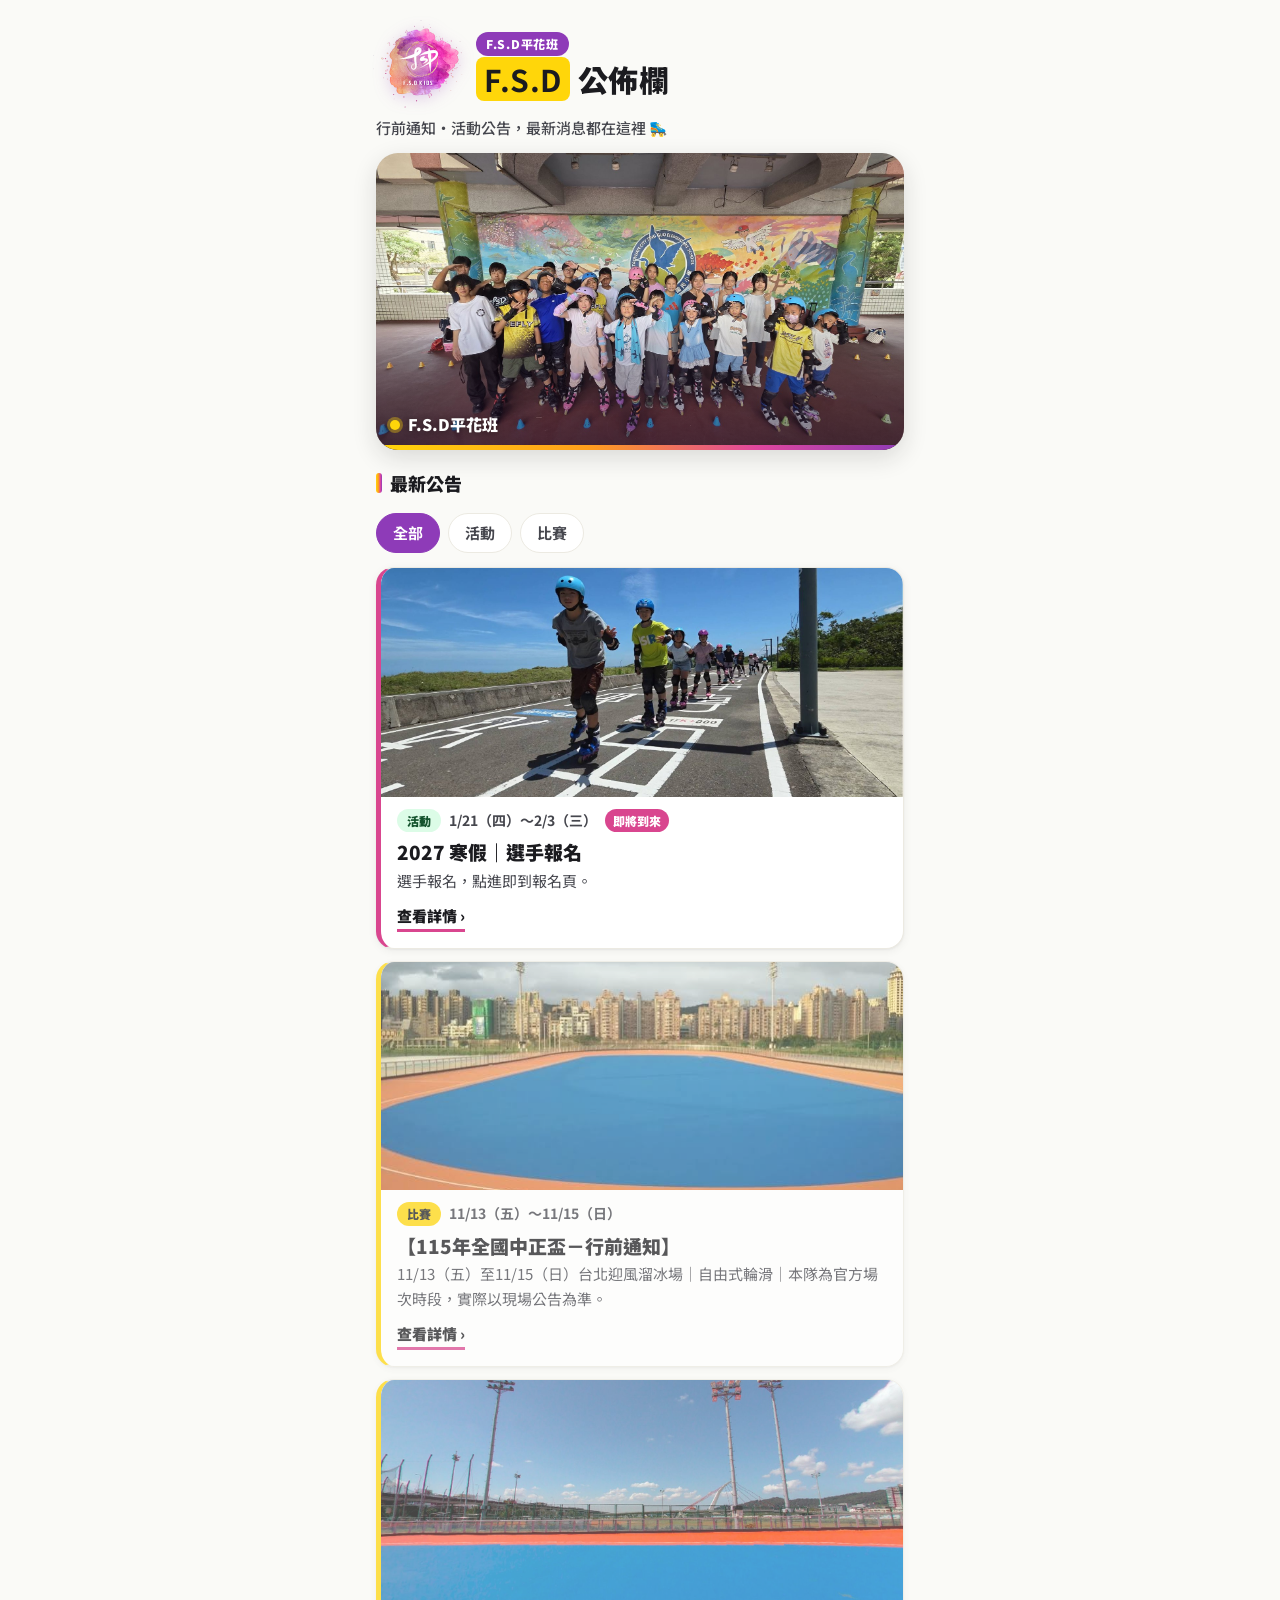
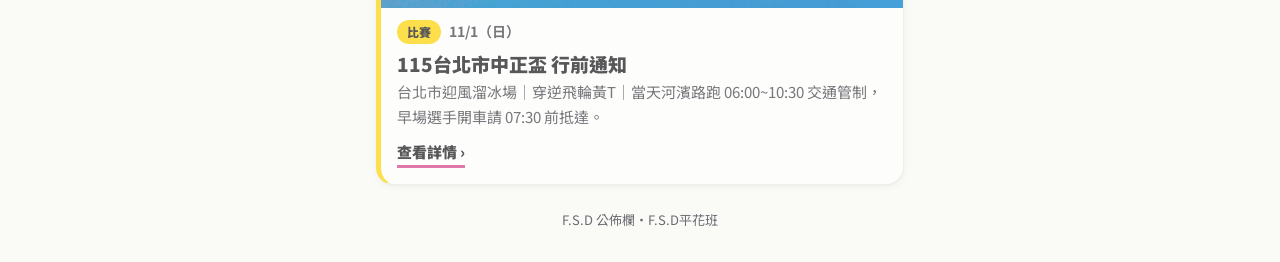
<file: index.html>
<!doctype html>
<html lang="zh-Hant-TW">
<head>
<meta charset="utf-8">
<meta name="viewport" content="width=device-width, initial-scale=1, viewport-fit=cover">
<title>F.S.D 公佈欄</title>
<meta name="description" content="F.S.D平花班 的行前通知與活動公告，最新消息都在這裡。">
<meta name="theme-color" content="#FFD60A">
<meta property="og:type" content="website">
<meta property="og:site_name" content="F.S.D 公佈欄">
<meta property="og:title" content="F.S.D 公佈欄">
<meta property="og:description" content="F.S.D平花班 的行前通知與活動公告，最新消息都在這裡。">
<meta property="og:locale" content="zh_TW">
<meta property="og:url" content="https://wayneking66.github.io/fsd-board/">
<link rel="preconnect" href="https://fonts.googleapis.com">
<link rel="preconnect" href="https://fonts.gstatic.com" crossorigin>
<link href="https://fonts.googleapis.com/css2?family=Noto+Sans+TC:wght@400;500;700;900&display=swap" rel="stylesheet">
<meta property="og:image" content="https://wayneking66.github.io/fsd-board/assets/og.jpg">
<meta property="og:image:width" content="1200">
<meta property="og:image:height" content="630">
<link rel="icon" href="favicon.ico" sizes="any">
<link rel="icon" type="image/png" sizes="32x32" href="assets/favicon-32.png">
<link rel="apple-touch-icon" href="assets/apple-touch-icon.png">
<link rel="stylesheet" href="assets/style.css">
</head>
<body style="padding-bottom:24px">
<main class="wrap">
  <header class="site-head">
    <img src="assets/logo-192.png" alt="F.S.D KIDS 標誌" width="96" height="96">
    <div><span class="team">F.S.D平花班</span><h1><b>F.S.D</b> 公佈欄</h1></div>
  </header>
  <p class="tagline">行前通知・活動公告，最新消息都在這裡 🛼</p>
  <figure class="photo" style="margin-left:0;margin-right:0">
    <img src="assets/team.jpg" alt="F.S.D平花班 團體照" width="1600" height="901">
    <figcaption><i></i>F.S.D平花班</figcaption><span class="bar"></span>
  </figure>
  <h2 class="sec-h">最新公告</h2>
  <nav class="filters" aria-label="分類篩選"><button type="button" data-f="" aria-pressed="true">全部</button><button type="button" data-f="活動" aria-pressed="false">活動</button><button type="button" data-f="比賽" aria-pressed="false">比賽</button></nav>
  <div class="list" id="list">
    <a class="item 活動 has-img" href="https://fsd-winter-2027.netlify.app" data-cat="活動" data-date="2027-01-21">
      <span class="thumb"><img src="assets/winter-fun-cover.jpg" alt="F.S.D 路溜" loading="lazy"></span>
      <div class="row"><span class="cat 活動">活動</span><time datetime="2027-01-21">1/21（四）～2/3（三）</time></div>
      <h2>2027 寒假｜選手報名</h2>
      <p>選手報名，點進即到報名頁。</p>
      <span class="more">查看詳情 ›</span>
    </a>
    <a class="item 比賽 has-img" href="notices/2026-11-13-national-zhongzheng.html" data-cat="比賽" data-date="2026-11-13">
      <span class="thumb"><img src="assets/venue-yingfeng-cat.jpg" alt="迎風河濱公園競速溜冰場" loading="lazy"></span>
      <div class="row"><span class="cat 比賽">比賽</span><time datetime="2026-11-13">11/13（五）～11/15（日）</time></div>
      <h2>【115年全國中正盃－行前通知】</h2>
      <p>11/13（五）至11/15（日）台北迎風溜冰場｜自由式輪滑｜本隊為官方場次時段，實際以現場公告為準。</p>
      <span class="more">查看詳情 ›</span>
    </a>
    <a class="item 比賽 has-img" href="notices/2026-11-01-zhongzheng-cup.html" data-cat="比賽" data-date="2026-11-01">
      <span class="thumb"><img src="assets/venue-yingfeng.jpg" alt="迎風溜冰場" loading="lazy"></span>
      <div class="row"><span class="cat 比賽">比賽</span><time datetime="2026-11-01">11/1（日）</time></div>
      <h2>115台北市中正盃 行前通知</h2>
      <p>台北市迎風溜冰場｜穿逆飛輪黃T｜當天河濱路跑 06:00~10:30 交通管制，早場選手開車請 07:30 前抵達。</p>
      <span class="more">查看詳情 ›</span>
    </a>
  </div>
  <p class="empty" id="empty" hidden>這個分類目前沒有公告</p>
  <footer>F.S.D 公佈欄・F.S.D平花班</footer>
</main>
<script>
(function(){
  var today=new Date(), t=today.getFullYear()+'-'+('0'+(today.getMonth()+1)).slice(-2)+'-'+('0'+today.getDate()).slice(-2);
  var items=[].slice.call(document.querySelectorAll('.item'));
  items.forEach(function(a){ var d=a.getAttribute('data-date');
    if(d<t) a.classList.add('past');
    else if(items.indexOf(a)===items.filter(function(x){return x.getAttribute('data-date')>=t}).length-1){
      var s=document.createElement('span'); s.className='new'; s.textContent='即將到來'; a.querySelector('.row').appendChild(s);}
  });
  var btns=[].slice.call(document.querySelectorAll('.filters button'));
  btns.forEach(function(b){ b.addEventListener('click',function(){
    var f=b.getAttribute('data-f'), n=0;
    btns.forEach(function(x){x.setAttribute('aria-pressed', x===b?'true':'false')});
    items.forEach(function(a){ var show=!f||a.getAttribute('data-cat')===f; a.hidden=!show; if(show)n++; });
    document.getElementById('empty').hidden=n>0;
  }); });
})();
</script>
</body>
</html>
</file>
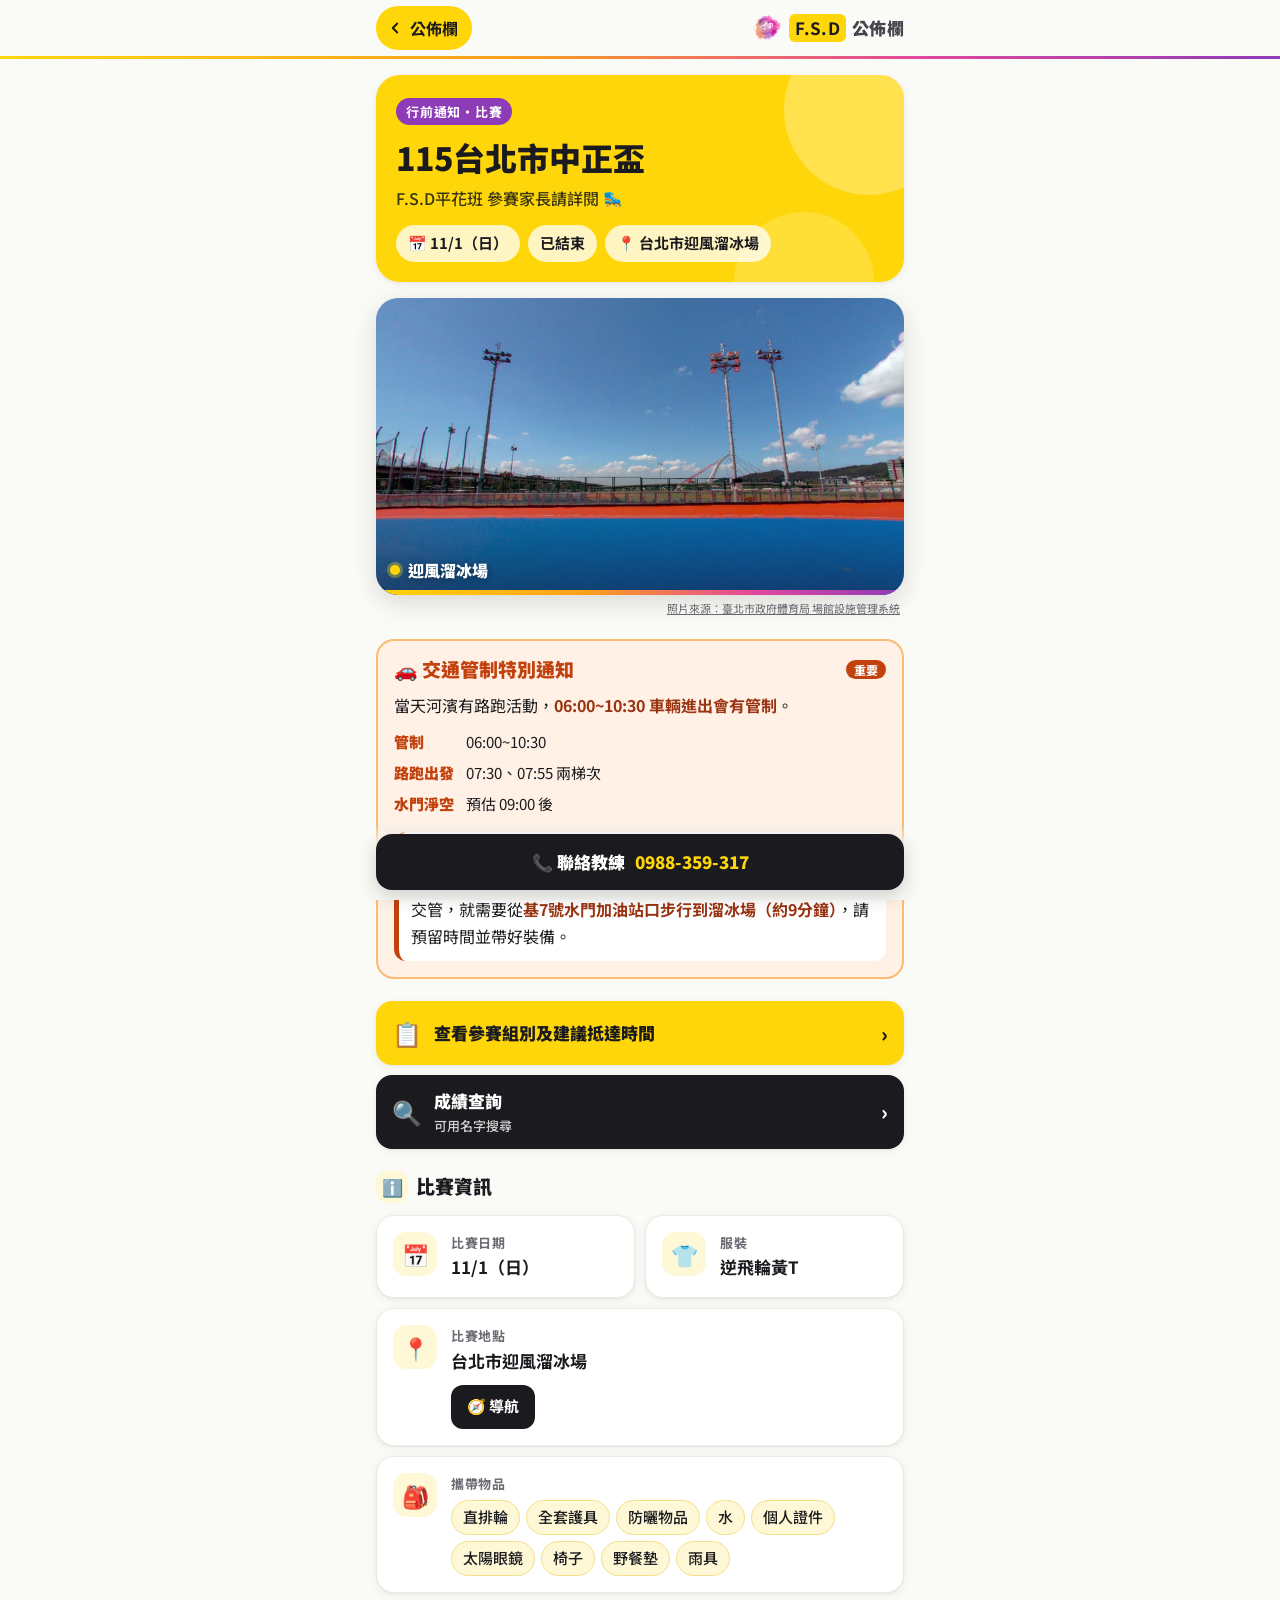
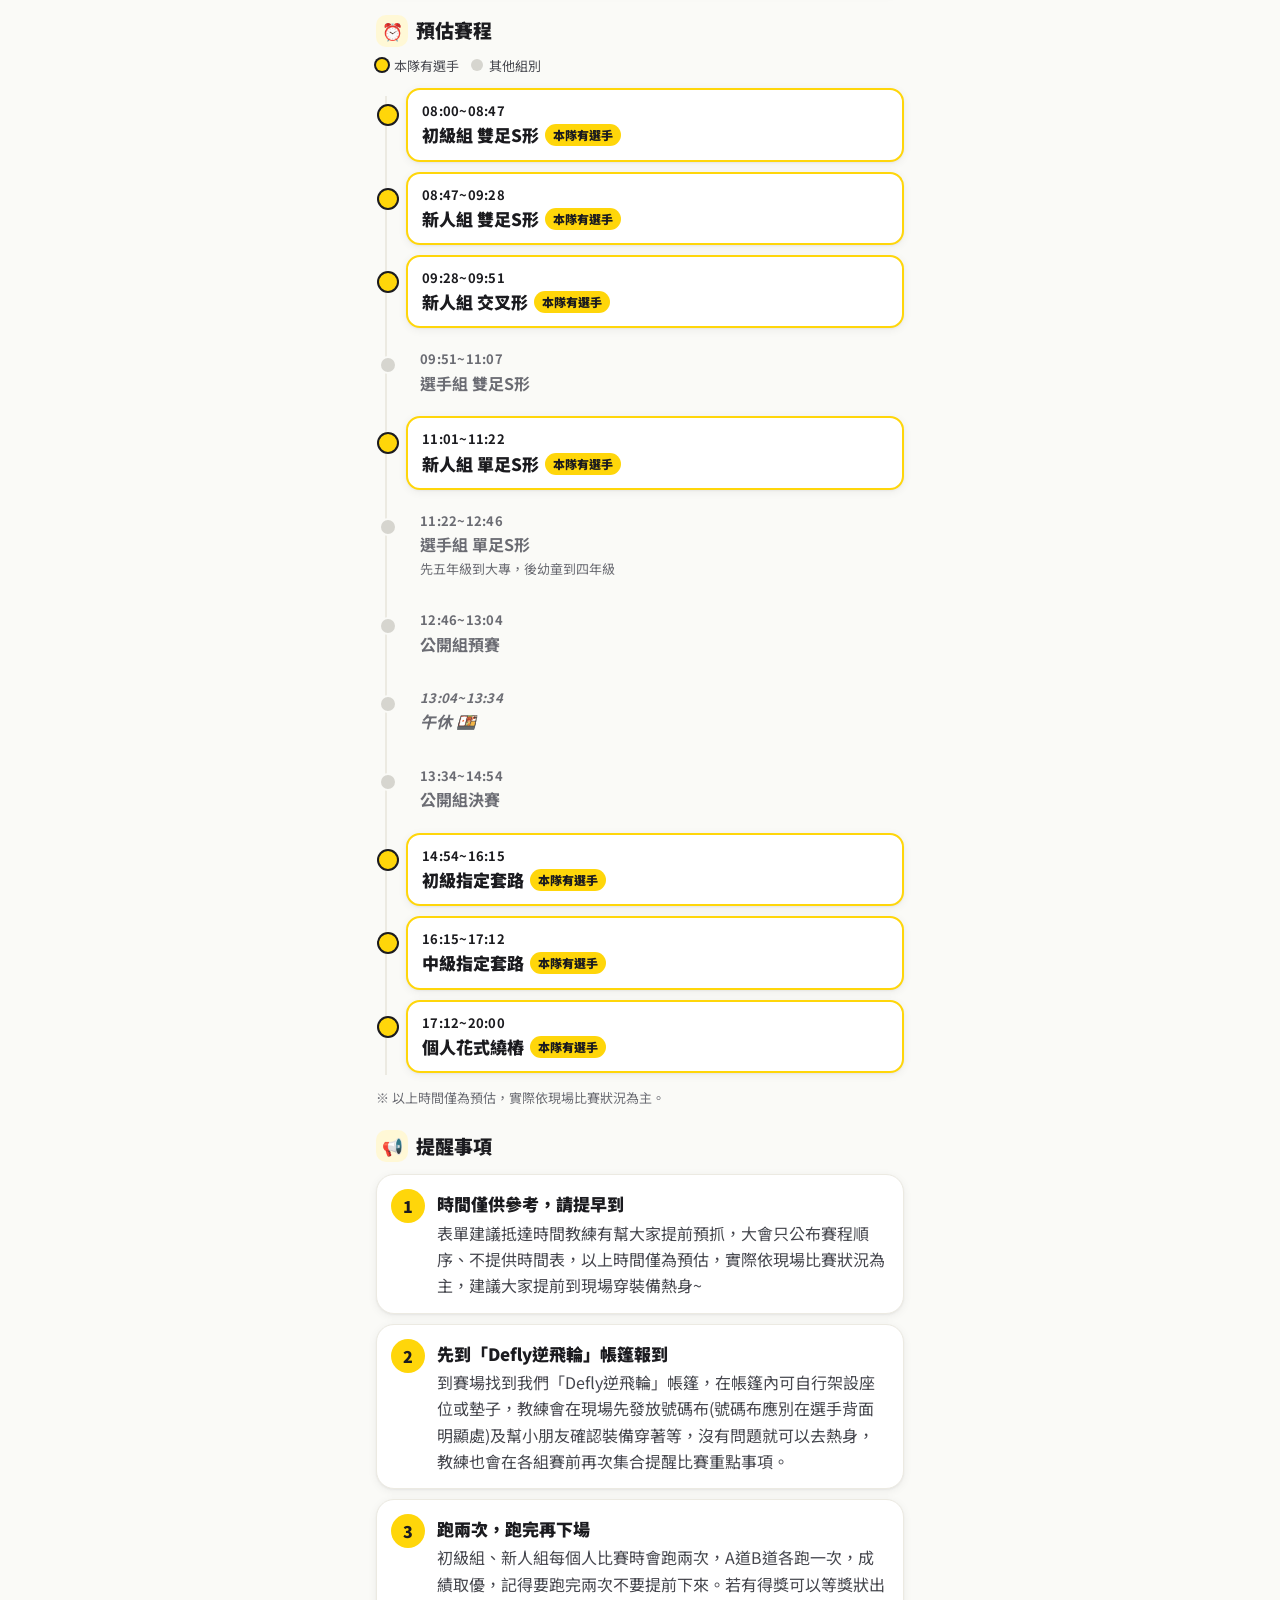
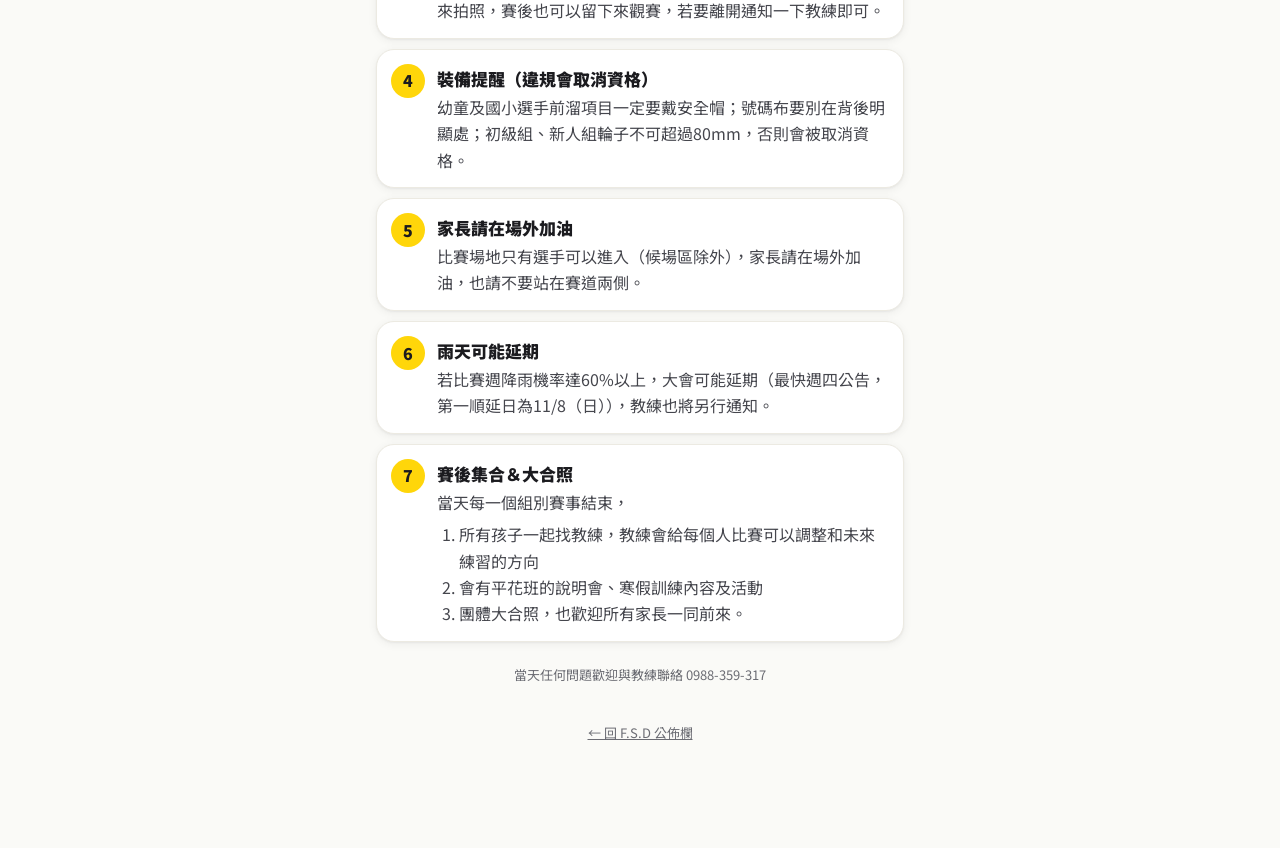
<file: notices/2026-11-01-zhongzheng-cup.html>
<!doctype html>
<html lang="zh-Hant-TW">
<head>
<meta charset="utf-8">
<meta name="viewport" content="width=device-width, initial-scale=1, viewport-fit=cover">
<title>115台北市中正盃 行前通知｜F.S.D 公佈欄</title>
<meta name="description" content="11/1（日）台北市迎風溜冰場｜穿逆飛輪黃T｜當天河濱路跑 06:00~10:30 交通管制，早場選手開車請 07:30 前抵達。">
<meta name="theme-color" content="#FFD60A">
<meta property="og:type" content="article">
<meta property="og:site_name" content="F.S.D 公佈欄">
<meta property="og:title" content="115台北市中正盃 行前通知">
<meta property="og:description" content="11/1（日）台北市迎風溜冰場｜穿逆飛輪黃T｜當天河濱路跑 06:00~10:30 交通管制，早場選手開車請 07:30 前抵達。">
<meta property="og:locale" content="zh_TW">
<meta property="og:url" content="https://wayneking66.github.io/fsd-board/notices/2026-11-01-zhongzheng-cup.html"><!--OG_ABS-->
<link rel="preconnect" href="https://fonts.googleapis.com">
<link rel="preconnect" href="https://fonts.gstatic.com" crossorigin>
<link href="https://fonts.googleapis.com/css2?family=Noto+Sans+TC:wght@400;500;700;900&display=swap" rel="stylesheet">
<meta property="og:image" content="https://wayneking66.github.io/fsd-board/assets/og.jpg">
<meta property="og:image:width" content="1200">
<meta property="og:image:height" content="630">
<link rel="icon" href="../favicon.ico" sizes="any">
<link rel="icon" type="image/png" sizes="32x32" href="../assets/favicon-32.png">
<link rel="apple-touch-icon" href="../assets/apple-touch-icon.png">
<link rel="stylesheet" href="../assets/style.css">
</head>
<body data-end="2026-11-01">
<header class="topbar"><div class="wrap">
  <a class="back" href="../index.html" aria-label="回公佈欄首頁"><svg viewBox="0 0 24 24" fill="none" stroke="currentColor" stroke-width="2.6" stroke-linecap="round" stroke-linejoin="round"><path d="M15 18l-6-6 6-6"/></svg>公佈欄</a>
  <span class="brand"><img src="../assets/logo-192.png" alt="" width="34" height="34"><b>F.S.D</b> 公佈欄</span>
</div></header>

<main class="wrap">
  <div class="hero">
    <span class="eyebrow">行前通知・比賽</span>
    <h1>115台北市中正盃</h1>
    <p class="sub">F.S.D平花班 參賽家長請詳閱 🛼</p>
    <div class="hero-meta">
      <span class="pill">📅 11/1（日）</span>
      <span class="pill">📍 台北市迎風溜冰場</span>
    </div>
  </div>
  <!--BANNER-->
  <figure class="photo venue"><img src="../assets/venue-yingfeng.jpg" alt="迎風溜冰場" width="1600" height="900"><figcaption><i></i>迎風溜冰場</figcaption><span class="bar"></span></figure>
  <p class="credit"><a href="https://vbs.sports.taipei/venues/?K=386" target="_blank" rel="noopener">照片來源：臺北市政府體育局 場館設施管理系統</a></p>
  <!--/BANNER-->

  <!-- 交通管制：最緊急，放最上面 -->
  <section class="warn" aria-labelledby="traffic">
    <h2 id="traffic">🚗 交通管制特別通知 <span class="tag">重要</span></h2>
    <p>當天河濱有路跑活動，<strong>06:00~10:30 車輛進出會有管制</strong>。</p>
    <dl class="kv">
      <dt>管制</dt><dd>06:00~10:30</dd>
      <dt>路跑出發</dt><dd>07:30、07:55 兩梯次</dd>
      <dt>水門淨空</dt><dd>預估 09:00 後</dd>
    </dl>
    <div class="hl">
      8:00~9:30有比賽的選手（<strong>初級組雙足S、新人組雙足S、新人組交叉</strong>），如要開車到溜冰場停車場，<strong>請務必在07:30前抵達</strong>；若遇到交管，就需要從<strong>基7號水門加油站口步行到溜冰場（約9分鐘）</strong>，請預留時間並帶好裝備。
    </div>
  </section>

  <section aria-labelledby="links">
    <h2 id="links" class="sr">重要連結</h2>
    <div class="btns">
      <a class="btn btn-y" href="https://docs.google.com/spreadsheets/d/1IzuHFaXDvWM-ykoddE7UMK1OY_qBrxyNMgOGOcKjByc/edit#gid=231920001" target="_blank" rel="noopener"><span class="bi">📋</span><span>查看參賽組別及建議抵達時間</span><span class="arr">›</span></a>
      <a class="btn btn-d" href="https://raceo.run/competitions/50/results" target="_blank" rel="noopener"><span class="bi">🔍</span><span>成績查詢<small>可用名字搜尋</small></span><span class="arr">›</span></a>
    </div>
  </section>

  <section aria-labelledby="info">
    <h2 id="info" class="sec-title"><span class="ico">ℹ️</span>比賽資訊</h2>
    <div class="info">
      <div class="card"><div class="k">📅</div><div class="body"><div class="lbl">比賽日期</div><div class="val">11/1（日）</div></div></div>
      <div class="card"><div class="k">👕</div><div class="body"><div class="lbl">服裝</div><div class="val">逆飛輪黃T</div></div></div>
      <div class="card wide"><div class="k">📍</div><div class="body"><div class="lbl">比賽地點</div><div class="val">台北市迎風溜冰場</div>
        <a class="mini-btn" href="https://goo.gl/maps/Brc3rs8oGmvjR3W9A" target="_blank" rel="noopener">🧭 導航</a></div></div>
      <div class="card wide"><div class="k">🎒</div><div class="body"><div class="lbl">攜帶物品</div>
        <div class="chips"><span class="chip">直排輪</span><span class="chip">全套護具</span><span class="chip">防曬物品</span><span class="chip">水</span><span class="chip">個人證件</span><span class="chip">太陽眼鏡</span><span class="chip">椅子</span><span class="chip">野餐墊</span><span class="chip">雨具</span></div></div></div>
    </div>
  </section>

  <section aria-labelledby="sched">
    <h2 id="sched" class="sec-title"><span class="ico">⏰</span>預估賽程</h2>
    <div class="legend"><span><i class="dot on"></i>本隊有選手</span><span><i class="dot"></i>其他組別</span></div>
    <ol class="tl">
      <li class="on"><div class="ev"><div class="time">08:00~08:47</div><div class="name">初級組 雙足S形<span class="badge">本隊有選手</span></div></div></li>
      <li class="on"><div class="ev"><div class="time">08:47~09:28</div><div class="name">新人組 雙足S形<span class="badge">本隊有選手</span></div></div></li>
      <li class="on"><div class="ev"><div class="time">09:28~09:51</div><div class="name">新人組 交叉形<span class="badge">本隊有選手</span></div></div></li>
      <li><div class="ev"><div class="time">09:51~11:07</div><div class="name">選手組 雙足S形</div></div></li>
      <li class="on"><div class="ev"><div class="time">11:01~11:22</div><div class="name">新人組 單足S形<span class="badge">本隊有選手</span></div></div></li>
      <li><div class="ev"><div class="time">11:22~12:46</div><div class="name">選手組 單足S形</div><div class="note">先五年級到大專，後幼童到四年級</div></div></li>
      <li><div class="ev"><div class="time">12:46~13:04</div><div class="name">公開組預賽</div></div></li>
      <li class="break"><div class="ev"><div class="time">13:04~13:34</div><div class="name">午休 🍱</div></div></li>
      <li><div class="ev"><div class="time">13:34~14:54</div><div class="name">公開組決賽</div></div></li>
      <li class="on"><div class="ev"><div class="time">14:54~16:15</div><div class="name">初級指定套路<span class="badge">本隊有選手</span></div></div></li>
      <li class="on"><div class="ev"><div class="time">16:15~17:12</div><div class="name">中級指定套路<span class="badge">本隊有選手</span></div></div></li>
      <li class="on"><div class="ev"><div class="time">17:12~20:00</div><div class="name">個人花式繞樁<span class="badge">本隊有選手</span></div></div></li>
    </ol>
    <p class="fine">※ 以上時間僅為預估，實際依現場比賽狀況為主。</p>
  </section>

  <section aria-labelledby="rem">
    <h2 id="rem" class="sec-title"><span class="ico">📢</span>提醒事項</h2>
    <ol class="rem">
      <li><span class="n">1</span><div><h3>時間僅供參考，請提早到</h3><p>表單建議抵達時間教練有幫大家提前預抓，大會只公布賽程順序、不提供時間表，以上時間僅為預估，實際依現場比賽狀況為主，建議大家提前到現場穿裝備熱身~</p></div></li>
      <li><span class="n">2</span><div><h3>先到「Defly逆飛輪」帳篷報到</h3><p>到賽場找到我們「Defly逆飛輪」帳篷，在帳篷內可自行架設座位或墊子，教練會在現場先發放號碼布(號碼布應別在選手背面明顯處)及幫小朋友確認裝備穿著等，沒有問題就可以去熱身，教練也會在各組賽前再次集合提醒比賽重點事項。</p></div></li>
      <li><span class="n">3</span><div><h3>跑兩次，跑完再下場</h3><p>初級組、新人組每個人比賽時會跑兩次，A道B道各跑一次，成績取優，記得要跑完兩次不要提前下來。若有得獎可以等獎狀出來拍照，賽後也可以留下來觀賽，若要離開通知一下教練即可。</p></div></li>
      <li><span class="n">4</span><div><h3>裝備提醒（違規會取消資格）</h3><p>幼童及國小選手前溜項目一定要戴安全帽；號碼布要別在背後明顯處；初級組、新人組輪子不可超過80mm，否則會被取消資格。</p></div></li>
      <li><span class="n">5</span><div><h3>家長請在場外加油</h3><p>比賽場地只有選手可以進入（候場區除外），家長請在場外加油，也請不要站在賽道兩側。</p></div></li>
      <li><span class="n">6</span><div><h3>雨天可能延期</h3><p>若比賽週降雨機率達60%以上，大會可能延期（最快週四公告，第一順延日為11/8（日）），教練也將另行通知。</p></div></li>
      <li><span class="n">7</span><div><h3>賽後集合＆大合照</h3><p>當天每一個組別賽事結束，</p><ol><li>所有孩子一起找教練，教練會給每個人比賽可以調整和未來練習的方向</li><li>會有平花班的說明會、寒假訓練內容及活動</li><li>團體大合照，也歡迎所有家長一同前來。</li></ol></div></li>
    </ol>
  </section>

  <p class="fine" style="text-align:center">當天任何問題歡迎與教練聯絡 0988-359-317</p>
  <footer><a href="../index.html">← 回 F.S.D 公佈欄</a></footer>
</main>

<div class="callbar"><a href="tel:0988359317">📞 聯絡教練 <span>0988-359-317</span></a></div>
<!--ENDED_JS-->
<script>
(function(){
  var end=document.body.getAttribute('data-end');
  if(!end) return;
  var today=new Date(), t=today.getFullYear()+'-'+('0'+(today.getMonth()+1)).slice(-2)+'-'+('0'+today.getDate()).slice(-2);
  if(end>=t) return;
  var row=document.querySelector('.hero-meta');
  if(!row||row.querySelector('.ended')) return;
  var s=document.createElement('span'); s.className='pill ended'; s.textContent='已結束';
  var first=row.querySelector('.pill');
  if(first) first.insertAdjacentElement('afterend', s); else row.appendChild(s);
})();
</script>
<!--/ENDED_JS-->
</body>
</html>
</file>
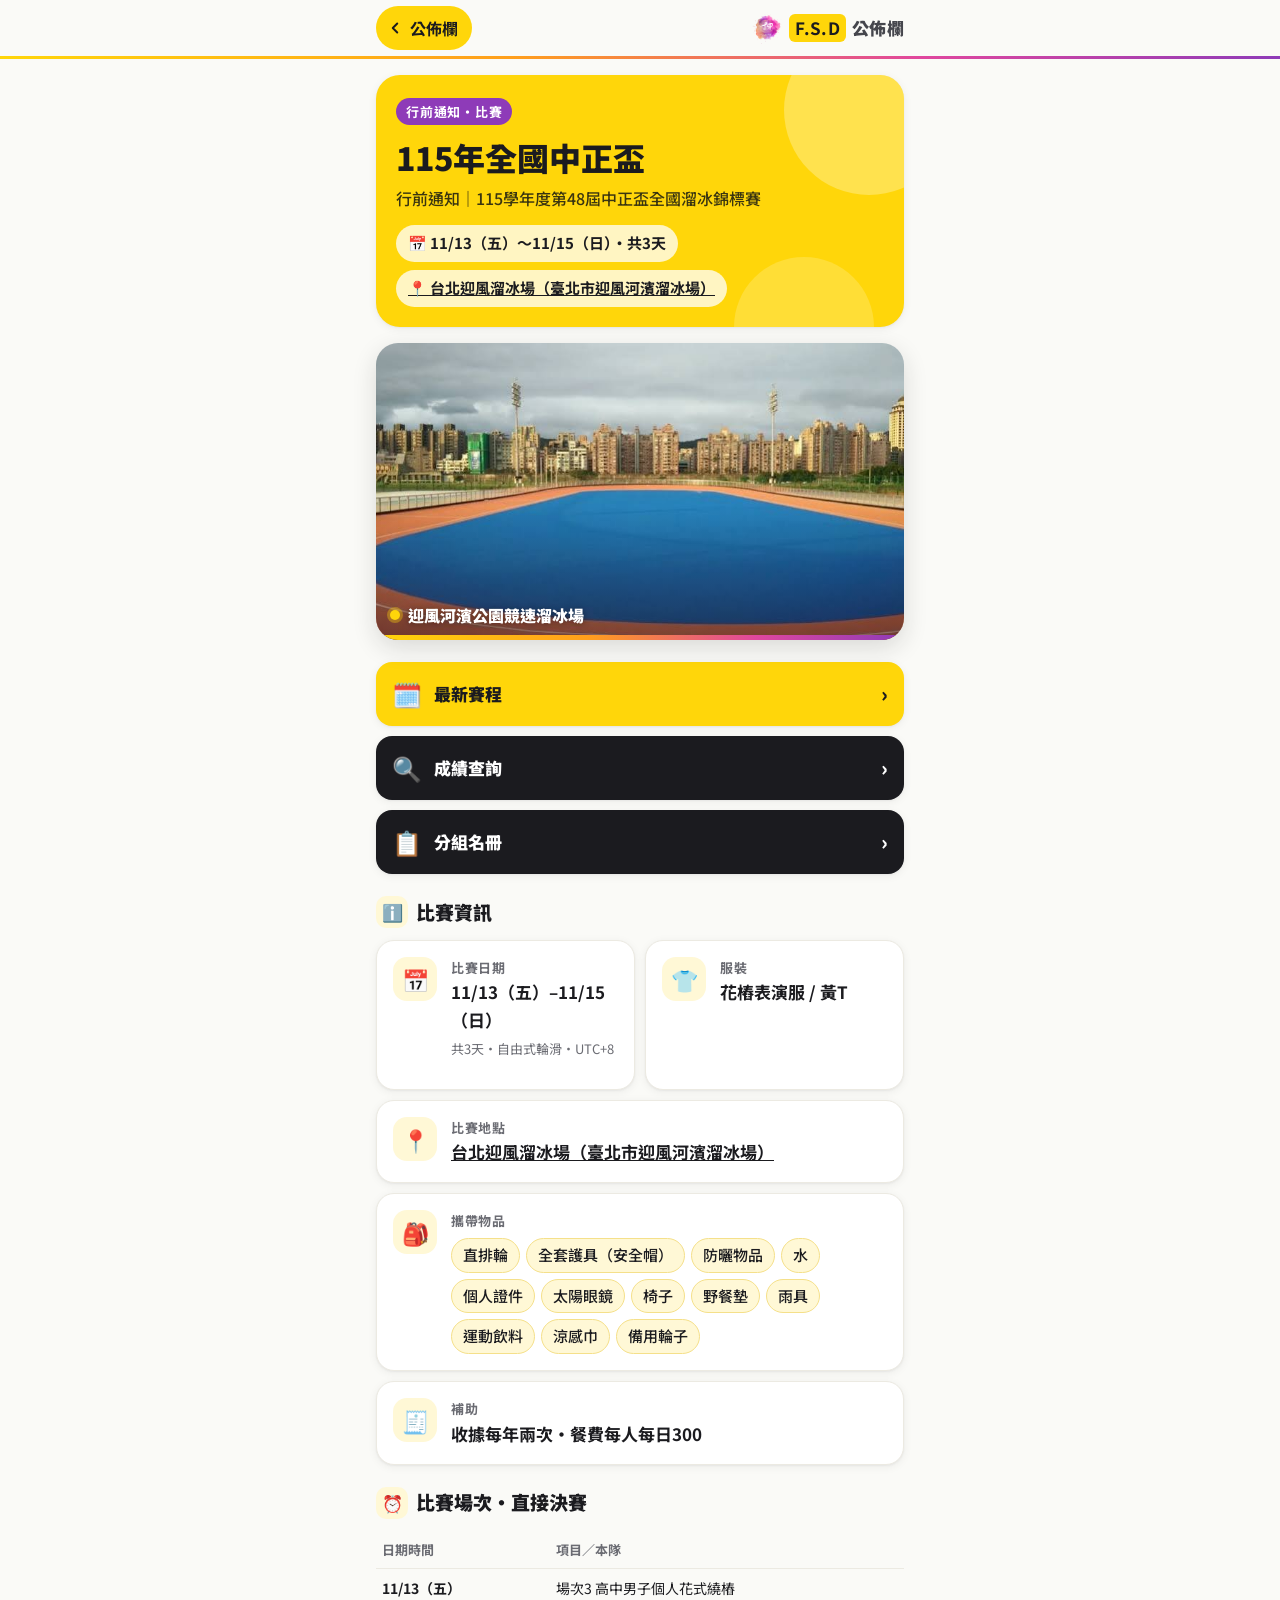
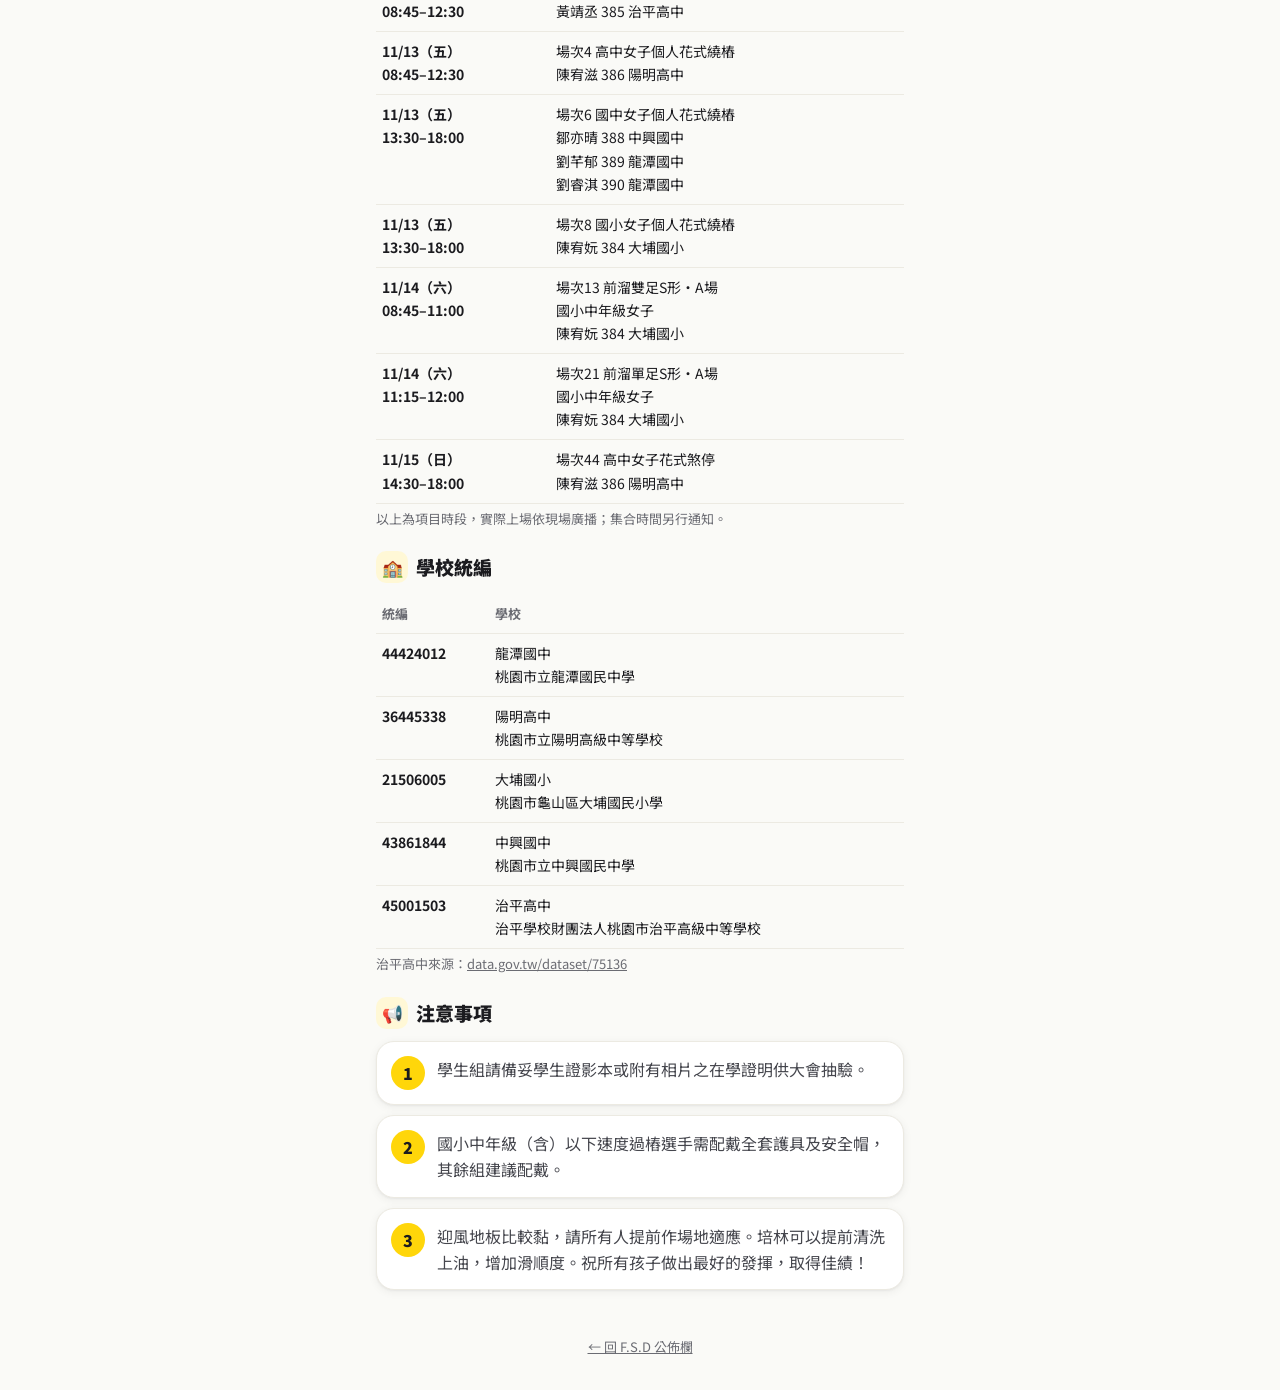
<file: notices/2026-11-13-national-zhongzheng.html>
<!doctype html>
<html lang="zh-Hant-TW">
<head>
<meta charset="utf-8">
<meta name="viewport" content="width=device-width, initial-scale=1, viewport-fit=cover">
<title>【115年全國中正盃－行前通知】｜F.S.D 公佈欄</title>
<meta name="description" content="115年11月13日（五）至11月15日（日）台北迎風溜冰場｜自由式輪滑｜本隊為官方場次時段，實際以現場公告為準。">
<meta name="theme-color" content="#FFD60A">
<meta property="og:type" content="article">
<meta property="og:site_name" content="F.S.D 公佈欄">
<meta property="og:title" content="【115年全國中正盃－行前通知】">
<meta property="og:description" content="115年11月13日（五）至11月15日（日）台北迎風溜冰場｜自由式輪滑｜本隊為官方場次時段，實際以現場公告為準。">
<meta property="og:locale" content="zh_TW">
<meta property="og:url" content="https://wayneking66.github.io/fsd-board/notices/2026-11-13-national-zhongzheng.html"><!--OG_ABS-->
<link rel="preconnect" href="https://fonts.googleapis.com">
<link rel="preconnect" href="https://fonts.gstatic.com" crossorigin>
<link href="https://fonts.googleapis.com/css2?family=Noto+Sans+TC:wght@400;500;700;900&display=swap" rel="stylesheet">
<meta property="og:image" content="https://wayneking66.github.io/fsd-board/assets/og.jpg">
<meta property="og:image:width" content="1200">
<meta property="og:image:height" content="630">
<link rel="icon" href="../favicon.ico" sizes="any">
<link rel="icon" type="image/png" sizes="32x32" href="../assets/favicon-32.png">
<link rel="apple-touch-icon" href="../assets/apple-touch-icon.png">
<link rel="stylesheet" href="../assets/style.css">
</head>
<body style="padding-bottom:24px">
<header class="topbar"><div class="wrap">
  <a class="back" href="../index.html" aria-label="回公佈欄首頁"><svg viewBox="0 0 24 24" fill="none" stroke="currentColor" stroke-width="2.6" stroke-linecap="round" stroke-linejoin="round"><path d="M15 18l-6-6 6-6"/></svg>公佈欄</a>
  <span class="brand"><img src="../assets/logo-192.png" alt="" width="34" height="34"><b>F.S.D</b> 公佈欄</span>
</div></header>

<main class="wrap">
  <div class="hero">
    <span class="eyebrow">行前通知・比賽</span>
    <h1>115年全國中正盃</h1>
    <p class="sub">行前通知｜115學年度第48屆中正盃全國溜冰錦標賽</p>
    <div class="hero-meta">
      <span class="pill">📅 11/13（五）～11/15（日）・共3天</span>
      <a class="pill" href="https://maps.app.goo.gl/weY4Lhr3h2JtNYxD8" target="_blank" rel="noopener">📍 台北迎風溜冰場（臺北市迎風河濱溜冰場）</a>
    </div>
  </div>
  <!--BANNER-->
  <figure class="photo venue"><img src="../assets/venue-yingfeng-cat.jpg" alt="迎風河濱公園競速溜冰場" width="1600" height="900"><figcaption><i></i>迎風河濱公園競速溜冰場</figcaption><span class="bar"></span></figure>
  <!--/BANNER-->

  <section aria-labelledby="links">
    <h2 id="links" class="sr">重要連結</h2>
    <div class="btns">
      <a class="btn btn-y" href="https://raceo.run/competitions/68/schedules" target="_blank" rel="noopener"><span class="bi">🗓️</span><span>最新賽程</span><span class="arr">›</span></a>
      <a class="btn btn-d" href="https://raceo.run/competitions/68/results/1" target="_blank" rel="noopener"><span class="bi">🔍</span><span>成績查詢</span><span class="arr">›</span></a>
      <a class="btn btn-d" href="https://raceo.run/competitions/68/events" target="_blank" rel="noopener"><span class="bi">📋</span><span>分組名冊</span><span class="arr">›</span></a>
    </div>
  </section>

  <section aria-labelledby="info">
    <h2 id="info" class="sec-title"><span class="ico">ℹ️</span>比賽資訊</h2>
    <div class="info">
      <div class="card"><div class="k">📅</div><div class="body"><div class="lbl">比賽日期</div><div class="val">11/13（五）–11/15（日）</div><p class="fine">共3天・自由式輪滑・UTC+8</p></div></div>
      <div class="card"><div class="k">👕</div><div class="body"><div class="lbl">服裝</div><div class="val">花樁表演服 / 黃T</div></div></div>
      <div class="card wide"><div class="k">📍</div><div class="body"><div class="lbl">比賽地點</div><div class="val"><a href="https://maps.app.goo.gl/weY4Lhr3h2JtNYxD8" target="_blank" rel="noopener">台北迎風溜冰場（臺北市迎風河濱溜冰場）</a></div></div></div>
      <div class="card wide"><div class="k">🎒</div><div class="body"><div class="lbl">攜帶物品</div>
        <div class="chips"><span class="chip">直排輪</span><span class="chip">全套護具（安全帽）</span><span class="chip">防曬物品</span><span class="chip">水</span><span class="chip">個人證件</span><span class="chip">太陽眼鏡</span><span class="chip">椅子</span><span class="chip">野餐墊</span><span class="chip">雨具</span><span class="chip">運動飲料</span><span class="chip">涼感巾</span><span class="chip">備用輪子</span></div></div></div>
      <div class="card wide"><div class="k">🧾</div><div class="body"><div class="lbl">補助</div><div class="val">收據每年兩次・餐費每人每日300</div></div></div>
    </div>
  </section>

  <section aria-labelledby="sched">
    <h2 id="sched" class="sec-title"><span class="ico">⏰</span>比賽場次・直接決賽</h2>
    <table class="plain">
      <thead><tr><th>日期時間</th><th>項目／本隊</th></tr></thead>
      <tbody>
        <tr><td>11/13（五）<br>08:45–12:30</td><td>場次3 高中男子個人花式繞樁<br>黃靖丞 385 治平高中</td></tr>
        <tr><td>11/13（五）<br>08:45–12:30</td><td>場次4 高中女子個人花式繞樁<br>陳宥滋 386 陽明高中</td></tr>
        <tr><td>11/13（五）<br>13:30–18:00</td><td>場次6 國中女子個人花式繞樁<br>鄒亦晴 388 中興國中<br>劉芊郁 389 龍潭國中<br>劉睿淇 390 龍潭國中</td></tr>
        <tr><td>11/13（五）<br>13:30–18:00</td><td>場次8 國小女子個人花式繞樁<br>陳宥妧 384 大埔國小</td></tr>
        <tr><td>11/14（六）<br>08:45–11:00</td><td>場次13 前溜雙足S形・A場<br>國小中年級女子<br>陳宥妧 384 大埔國小</td></tr>
        <tr><td>11/14（六）<br>11:15–12:00</td><td>場次21 前溜單足S形・A場<br>國小中年級女子<br>陳宥妧 384 大埔國小</td></tr>
        <tr><td>11/15（日）<br>14:30–18:00</td><td>場次44 高中女子花式煞停<br>陳宥滋 386 陽明高中</td></tr>
      </tbody>
    </table>
    <p class="fine">以上為項目時段，實際上場依現場廣播；集合時間另行通知。</p>
  </section>

  <section aria-labelledby="tax">
    <h2 id="tax" class="sec-title"><span class="ico">🏫</span>學校統編</h2>
    <table class="plain">
      <thead><tr><th>統編</th><th>學校</th></tr></thead>
      <tbody>
        <tr><td>44424012</td><td>龍潭國中<br>桃園市立龍潭國民中學</td></tr>
        <tr><td>36445338</td><td>陽明高中<br>桃園市立陽明高級中等學校</td></tr>
        <tr><td>21506005</td><td>大埔國小<br>桃園市龜山區大埔國民小學</td></tr>
        <tr><td>43861844</td><td>中興國中<br>桃園市立中興國民中學</td></tr>
        <tr><td>45001503</td><td>治平高中<br>治平學校財團法人桃園市治平高級中等學校</td></tr>
      </tbody>
    </table>
    <p class="fine">治平高中來源：<a href="https://data.gov.tw/dataset/75136" target="_blank" rel="noopener">data.gov.tw/dataset/75136</a></p>
  </section>

  <section aria-labelledby="rem">
    <h2 id="rem" class="sec-title"><span class="ico">📢</span>注意事項</h2>
    <ol class="rem">
      <li><span class="n">1</span><div><p>學生組請備妥學生證影本或附有相片之在學證明供大會抽驗。</p></div></li>
      <li><span class="n">2</span><div><p>國小中年級（含）以下速度過樁選手需配戴全套護具及安全帽，其餘組建議配戴。</p></div></li>
      <li><span class="n">3</span><div><p>迎風地板比較黏，請所有人提前作場地適應。培林可以提前清洗上油，增加滑順度。祝所有孩子做出最好的發揮，取得佳績！</p></div></li>
    </ol>
  </section>

  <footer><a href="../index.html">← 回 F.S.D 公佈欄</a></footer>
</main>
</body>
</html>
</file>
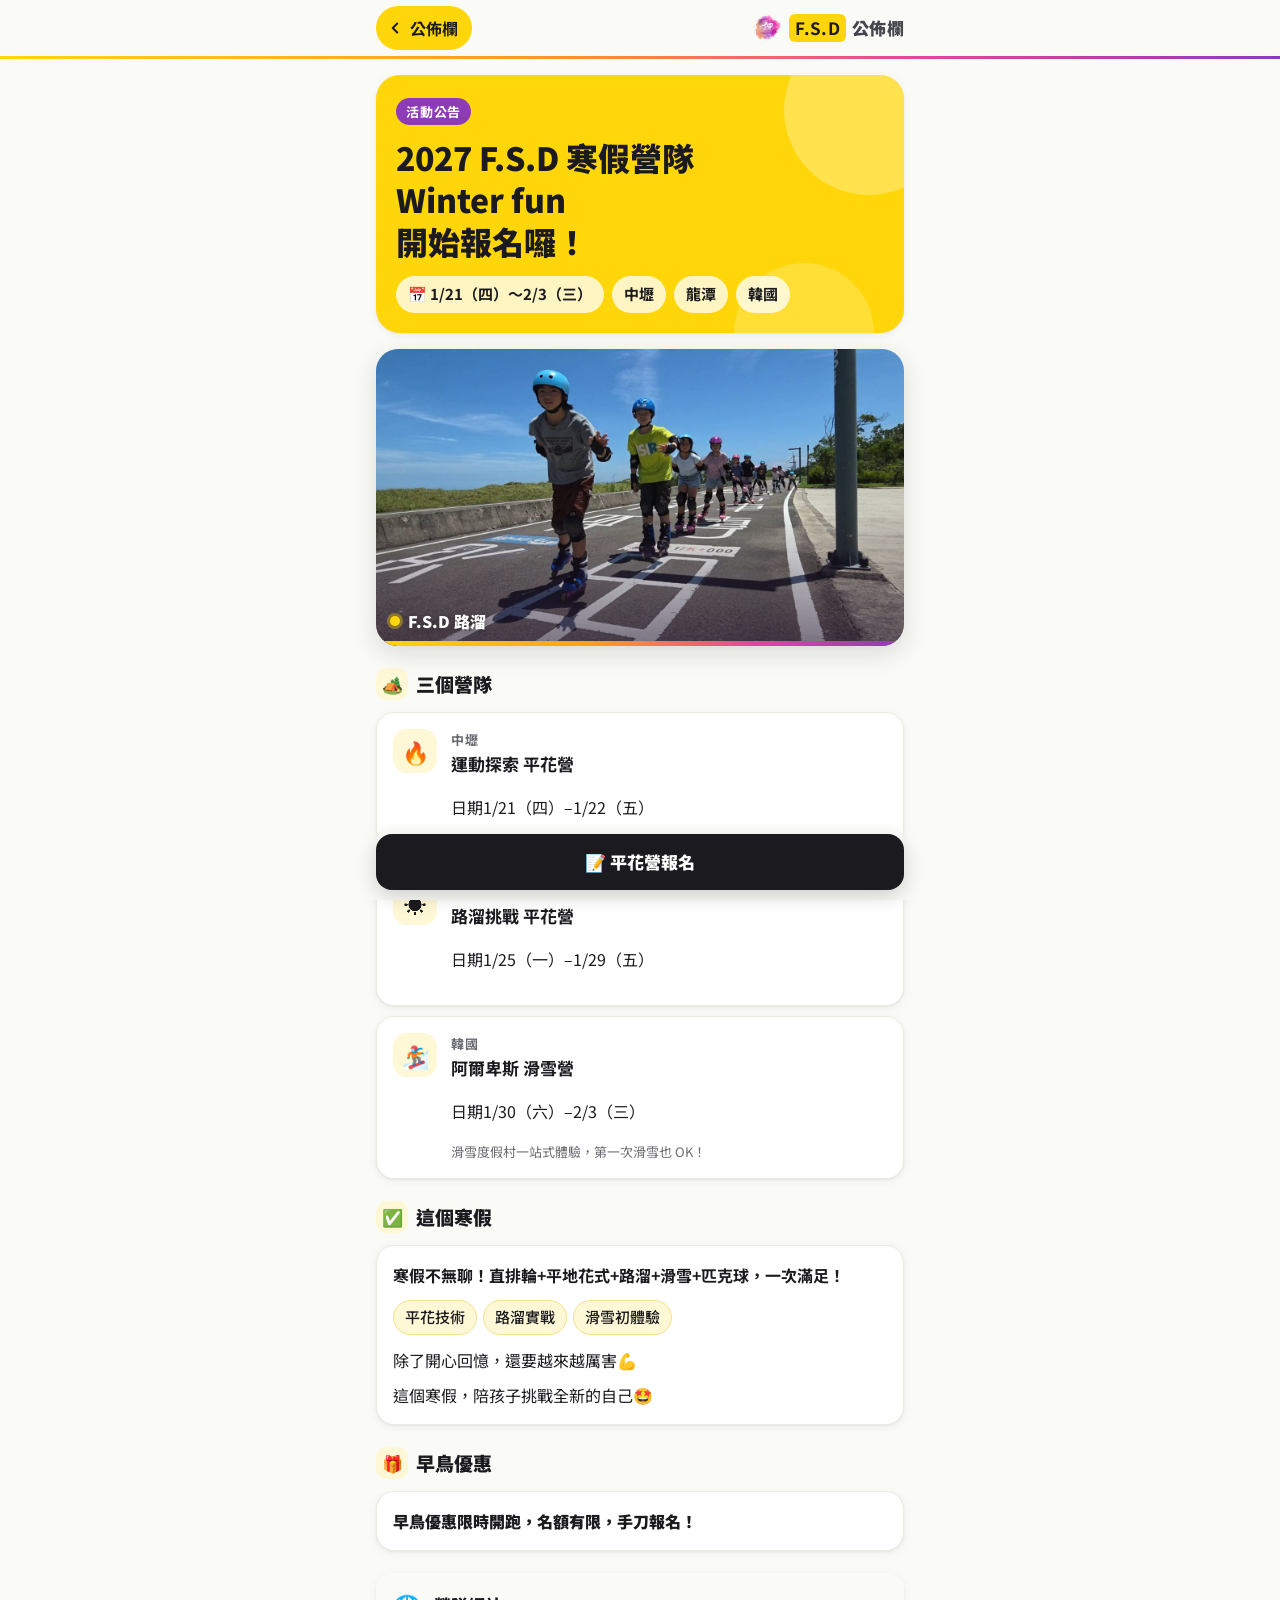
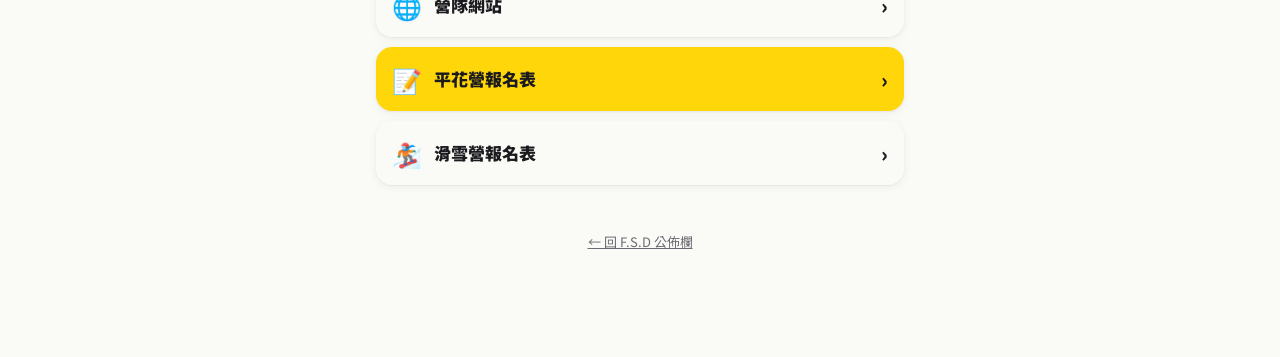
<file: notices/2027-01-21-winter-fun.html>
<!doctype html>
<html lang="zh-Hant-TW">
<head>
<meta charset="utf-8">
<meta name="viewport" content="width=device-width, initial-scale=1, viewport-fit=cover">
<title>2027 F.S.D 寒假營隊 Winter fun 開始報名囉！｜F.S.D 公佈欄</title>
<meta name="description" content="直排輪+平地花式+路溜+滑雪+匹克球｜中壢 1/21–1/22、龍潭 1/25–1/29、韓國滑雪 1/30–2/3｜早鳥優惠限時開跑，名額有限">
<meta name="theme-color" content="#FFD60A">
<meta property="og:type" content="article">
<meta property="og:site_name" content="F.S.D 公佈欄">
<meta property="og:title" content="2027 F.S.D 寒假營隊 Winter fun 開始報名囉！">
<meta property="og:description" content="直排輪+平地花式+路溜+滑雪+匹克球｜中壢 1/21–1/22、龍潭 1/25–1/29、韓國滑雪 1/30–2/3｜早鳥優惠限時開跑，名額有限">
<meta property="og:locale" content="zh_TW">
<meta property="og:url" content="https://wayneking66.github.io/fsd-board/notices/2027-01-21-winter-fun.html"><!--OG_ABS-->
<link rel="preconnect" href="https://fonts.googleapis.com">
<link rel="preconnect" href="https://fonts.gstatic.com" crossorigin>
<link href="https://fonts.googleapis.com/css2?family=Noto+Sans+TC:wght@400;500;700;900&display=swap" rel="stylesheet">
<meta property="og:image" content="https://wayneking66.github.io/fsd-board/assets/og.jpg">
<meta property="og:image:width" content="1200">
<meta property="og:image:height" content="630">
<link rel="icon" href="../favicon.ico" sizes="any">
<link rel="icon" type="image/png" sizes="32x32" href="../assets/favicon-32.png">
<link rel="apple-touch-icon" href="../assets/apple-touch-icon.png">
<link rel="stylesheet" href="../assets/style.css">
</head>
<body data-end="2027-02-03">
<header class="topbar"><div class="wrap">
  <a class="back" href="../index.html" aria-label="回公佈欄首頁"><svg viewBox="0 0 24 24" fill="none" stroke="currentColor" stroke-width="2.6" stroke-linecap="round" stroke-linejoin="round"><path d="M15 18l-6-6 6-6"/></svg>公佈欄</a>
  <span class="brand"><img src="../assets/logo-192.png" alt="" width="34" height="34"><b>F.S.D</b> 公佈欄</span>
</div></header>

<main class="wrap">
  <div class="hero">
    <span class="eyebrow">活動公告</span>
    <h1>2027 F.S.D 寒假營隊<br>Winter fun<br>開始報名囉！</h1>
    <div class="hero-meta">
      <span class="pill">📅 1/21（四）～2/3（三）</span>
      <span class="pill">中壢</span>
      <span class="pill">龍潭</span>
      <span class="pill">韓國</span>
    </div>
  </div>
  <!--BANNER-->
  <figure class="photo venue"><img src="../assets/winter-fun-cover.jpg" alt="F.S.D 路溜" width="1600" height="900"><figcaption><i></i>F.S.D 路溜</figcaption><span class="bar"></span></figure>
  <!--/BANNER-->

  <section aria-labelledby="camps">
    <h2 id="camps" class="sec-title"><span class="ico">🏕️</span>三個營隊</h2>
    <div class="info">
      <div class="card wide"><div class="k">🔥</div><div class="body"><div class="lbl">中壢</div><div class="val">運動探索 平花營</div><p class="camp-date"><span>日期</span>1/21（四）–1/22（五）</p></div></div>
      <div class="card wide"><div class="k">☀️</div><div class="body"><div class="lbl">龍潭</div><div class="val">路溜挑戰 平花營</div><p class="camp-date"><span>日期</span>1/25（一）–1/29（五）</p></div></div>
      <div class="card wide"><div class="k">🏂</div><div class="body"><div class="lbl">韓國</div><div class="val">阿爾卑斯 滑雪營</div><p class="camp-date"><span>日期</span>1/30（六）–2/3（三）</p><p class="fine" style="margin:8px 0 0">滑雪度假村一站式體驗，第一次滑雪也 OK！</p></div></div>
    </div>
  </section>

  <section aria-labelledby="hi">
    <h2 id="hi" class="sec-title"><span class="ico">✅</span>這個寒假</h2>
    <div class="card">
      <p style="margin:0 0 12px;font-weight:700">寒假不無聊！直排輪+平地花式+路溜+滑雪+匹克球，一次滿足！</p>
      <div class="chips"><span class="chip">平花技術</span><span class="chip">路溜實戰</span><span class="chip">滑雪初體驗</span></div>
      <p style="margin:12px 0 0">除了開心回憶，還要越來越厲害💪</p>
      <p style="margin:8px 0 0">這個寒假，陪孩子挑戰全新的自己🤩</p>
    </div>
  </section>

  <section aria-labelledby="early">
    <h2 id="early" class="sec-title"><span class="ico">🎁</span>早鳥優惠</h2>
    <div class="card"><p style="margin:0;font-weight:900">早鳥優惠限時開跑，名額有限，手刀報名！</p></div>
  </section>

  <section aria-labelledby="signup">
    <h2 id="signup" class="sr">報名連結</h2>
    <div class="btns">
      <a class="btn btn-g" href="https://www.deflyfsdwinter.com/" target="_blank" rel="noopener"><span class="bi">🌐</span><span>營隊網站</span><span class="arr">›</span></a>
      <a class="btn btn-y" href="https://forms.gle/49MUXmJH7ZtpDbnp6" target="_blank" rel="noopener"><span class="bi">📝</span><span>平花營報名表</span><span class="arr">›</span></a>
      <a class="btn btn-b" href="https://forms.gle/6M4NDYXrWt9ZTEph8" target="_blank" rel="noopener"><span class="bi">🏂</span><span>滑雪營報名表</span><span class="arr">›</span></a>
    </div>
  </section>

  <footer><a href="../index.html">← 回 F.S.D 公佈欄</a></footer>
</main>

<div class="callbar"><a href="https://forms.gle/49MUXmJH7ZtpDbnp6" target="_blank" rel="noopener">📝 平花營報名</a></div>
<!--ENDED_JS-->
<script>
(function(){
  var end=document.body.getAttribute('data-end');
  if(!end) return;
  var today=new Date(), t=today.getFullYear()+'-'+('0'+(today.getMonth()+1)).slice(-2)+'-'+('0'+today.getDate()).slice(-2);
  if(end>=t) return;
  var row=document.querySelector('.hero-meta');
  if(!row||row.querySelector('.ended')) return;
  var s=document.createElement('span'); s.className='pill ended'; s.textContent='已結束';
  var first=row.querySelector('.pill');
  if(first) first.insertAdjacentElement('afterend', s); else row.appendChild(s);
})();
</script>
<!--/ENDED_JS-->
</body>
</html>
</file>
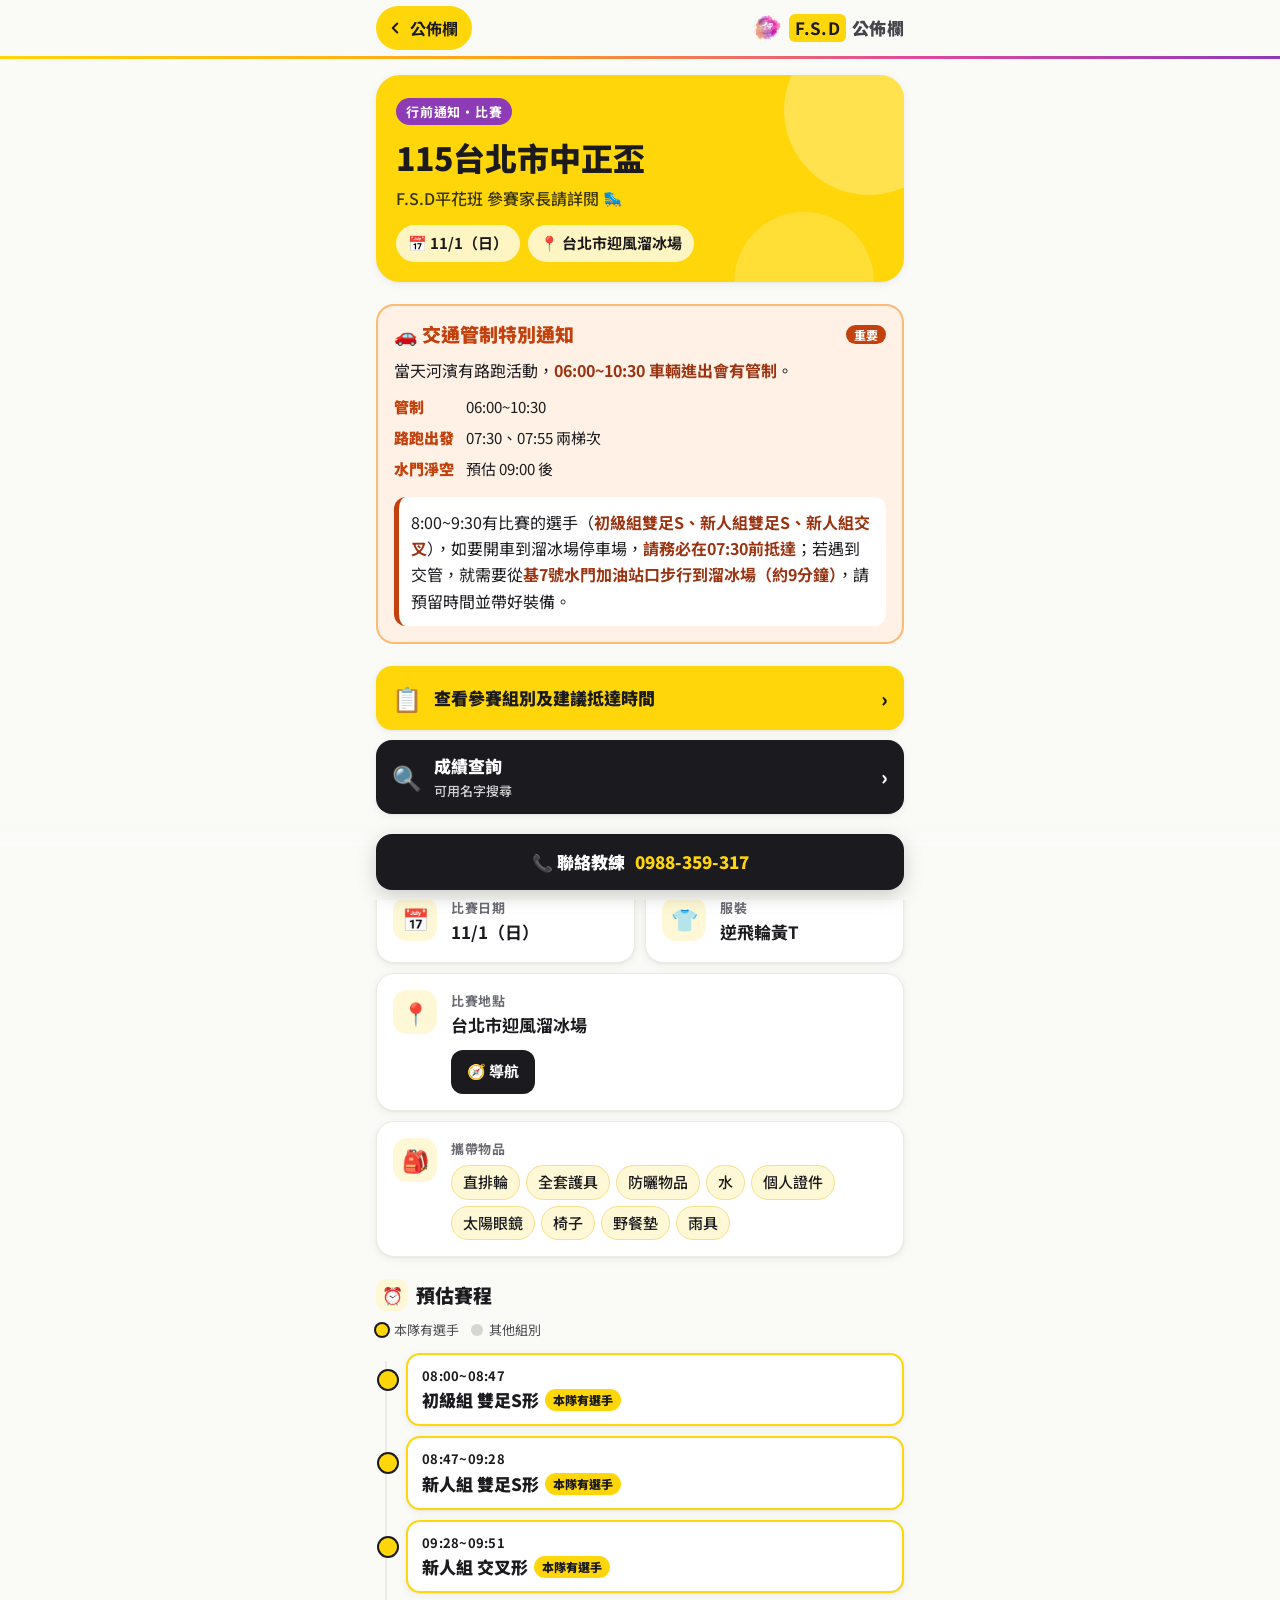
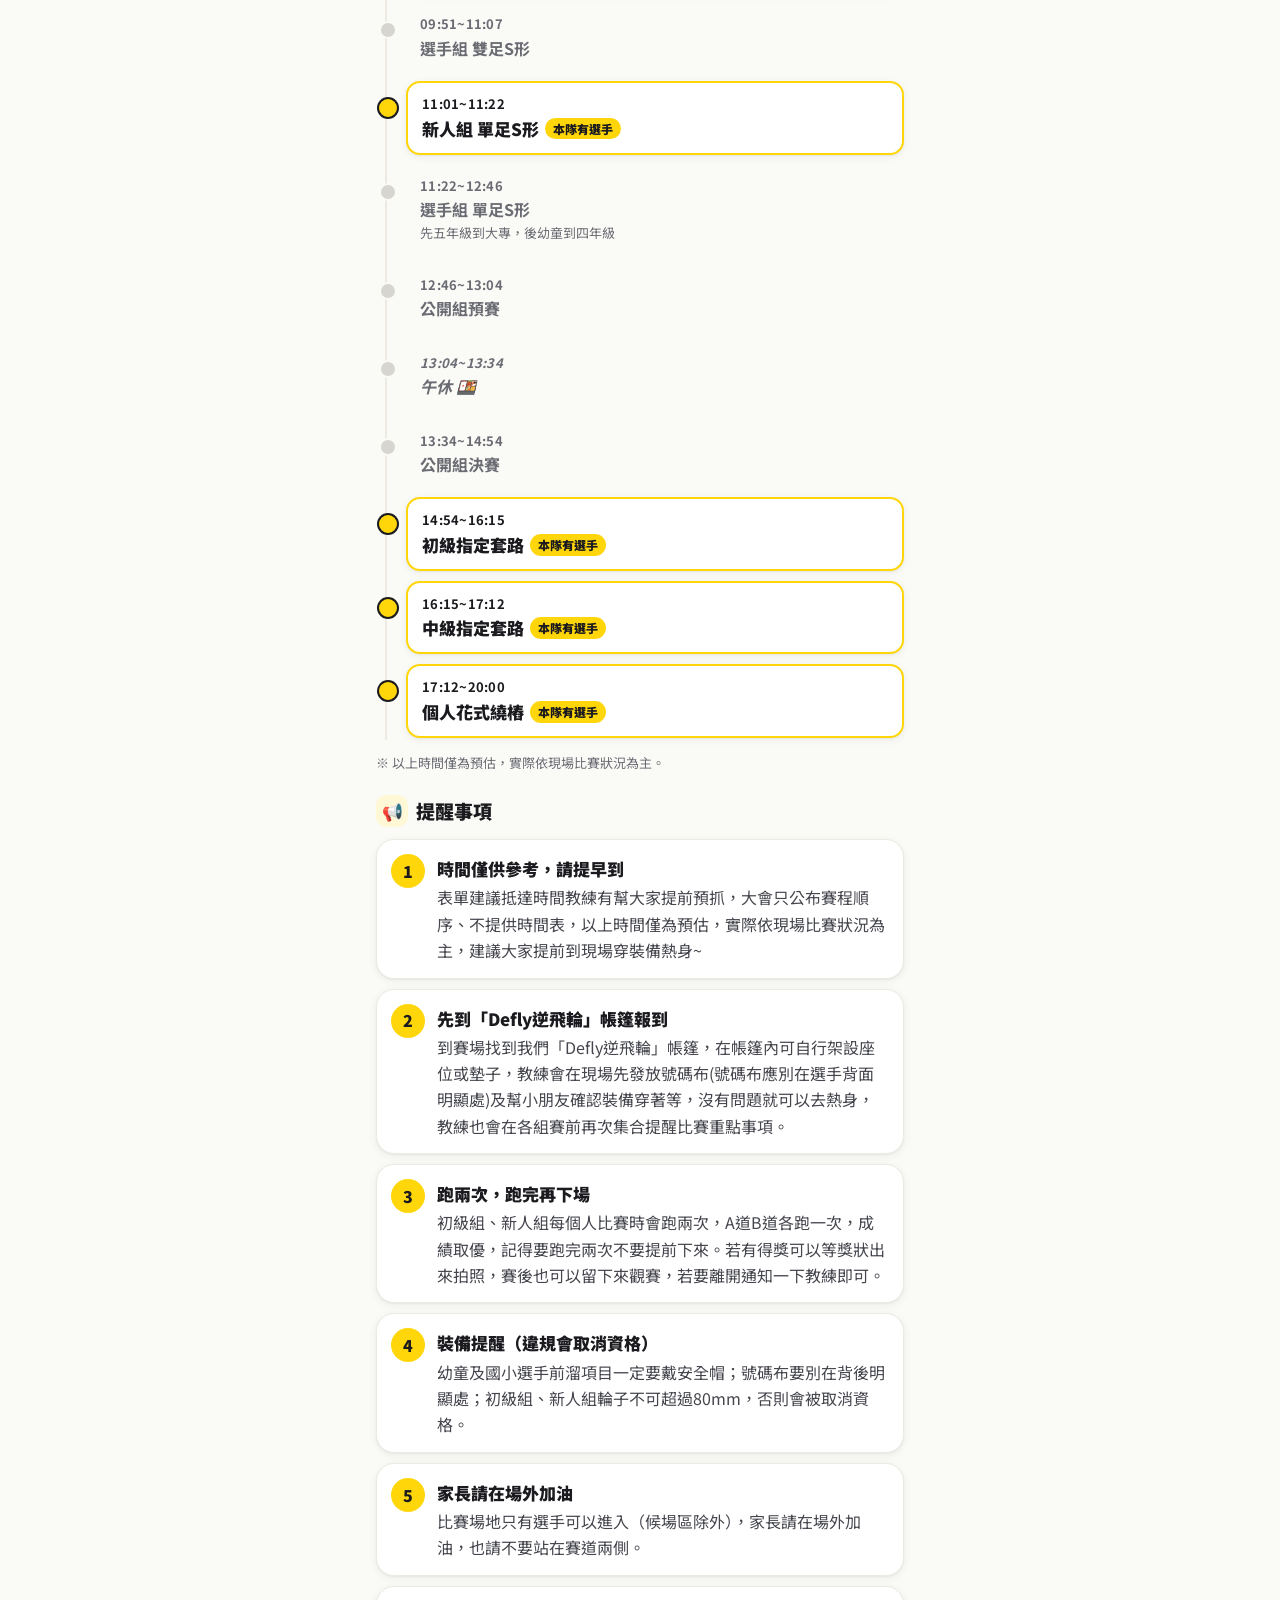
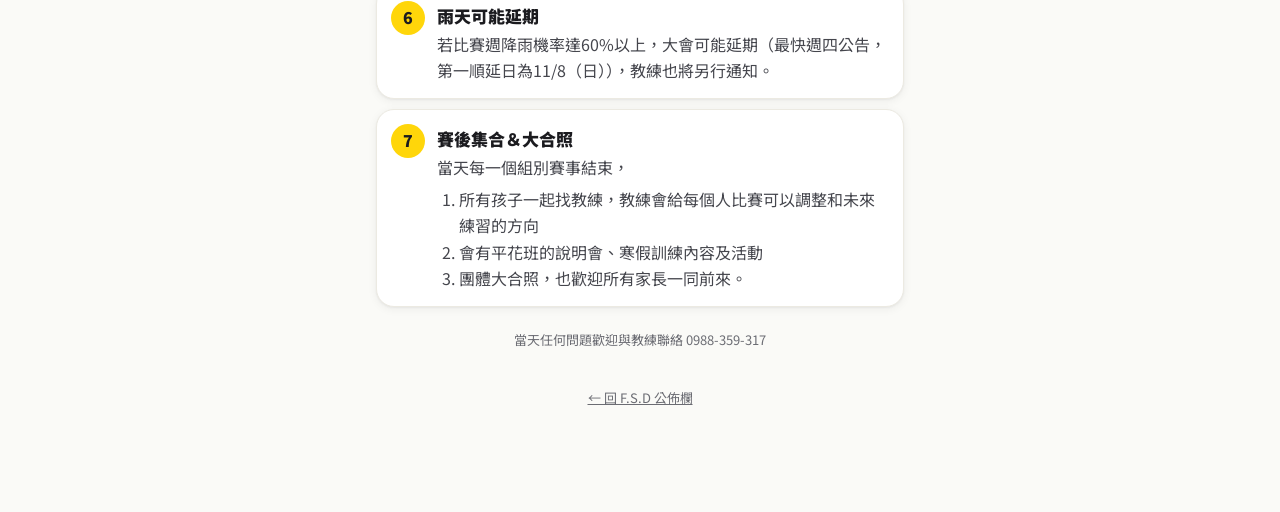
<file: templates/notice-template.html>
<!doctype html>
<html lang="zh-Hant-TW">
<head>
<meta charset="utf-8">
<meta name="viewport" content="width=device-width, initial-scale=1, viewport-fit=cover">
<title>115台北市中正盃 行前通知｜F.S.D 公佈欄</title>
<meta name="description" content="11/1（日）台北市迎風溜冰場｜穿逆飛輪黃T｜當天河濱路跑 06:00~10:30 交通管制，早場選手開車請 07:30 前抵達。">
<meta name="theme-color" content="#FFD60A">
<meta property="og:type" content="article">
<meta property="og:site_name" content="F.S.D 公佈欄">
<meta property="og:title" content="115台北市中正盃 行前通知">
<meta property="og:description" content="11/1（日）台北市迎風溜冰場｜穿逆飛輪黃T｜當天河濱路跑 06:00~10:30 交通管制，早場選手開車請 07:30 前抵達。">
<meta property="og:locale" content="zh_TW">
<!--OG_ABS-->
<link rel="preconnect" href="https://fonts.googleapis.com">
<link rel="preconnect" href="https://fonts.gstatic.com" crossorigin>
<link href="https://fonts.googleapis.com/css2?family=Noto+Sans+TC:wght@400;500;700;900&display=swap" rel="stylesheet">
<meta property="og:image" content="../assets/og.jpg">
<meta property="og:image:width" content="1200">
<meta property="og:image:height" content="630">
<link rel="icon" href="../favicon.ico" sizes="any">
<link rel="icon" type="image/png" sizes="32x32" href="../assets/favicon-32.png">
<link rel="apple-touch-icon" href="../assets/apple-touch-icon.png">
<link rel="stylesheet" href="../assets/style.css">
</head>
<body data-end="">
<header class="topbar"><div class="wrap">
  <a class="back" href="../index.html" aria-label="回公佈欄首頁"><svg viewBox="0 0 24 24" fill="none" stroke="currentColor" stroke-width="2.6" stroke-linecap="round" stroke-linejoin="round"><path d="M15 18l-6-6 6-6"/></svg>公佈欄</a>
  <span class="brand"><img src="../assets/logo-192.png" alt="" width="34" height="34"><b>F.S.D</b> 公佈欄</span>
</div></header>

<main class="wrap">
  <div class="hero">
    <span class="eyebrow">行前通知・比賽</span>
    <h1>115台北市中正盃</h1>
    <p class="sub">F.S.D平花班 參賽家長請詳閱 🛼</p>
    <div class="hero-meta">
      <span class="pill">📅 11/1（日）</span>
      <span class="pill">📍 台北市迎風溜冰場</span>
    </div>
  </div>
  <!--BANNER--><!--/BANNER-->

  <!-- 交通管制：最緊急，放最上面 -->
  <section class="warn" aria-labelledby="traffic">
    <h2 id="traffic">🚗 交通管制特別通知 <span class="tag">重要</span></h2>
    <p>當天河濱有路跑活動，<strong>06:00~10:30 車輛進出會有管制</strong>。</p>
    <dl class="kv">
      <dt>管制</dt><dd>06:00~10:30</dd>
      <dt>路跑出發</dt><dd>07:30、07:55 兩梯次</dd>
      <dt>水門淨空</dt><dd>預估 09:00 後</dd>
    </dl>
    <div class="hl">
      8:00~9:30有比賽的選手（<strong>初級組雙足S、新人組雙足S、新人組交叉</strong>），如要開車到溜冰場停車場，<strong>請務必在07:30前抵達</strong>；若遇到交管，就需要從<strong>基7號水門加油站口步行到溜冰場（約9分鐘）</strong>，請預留時間並帶好裝備。
    </div>
  </section>

  <section aria-labelledby="links">
    <h2 id="links" class="sr">重要連結</h2>
    <div class="btns">
      <a class="btn btn-y" href="https://docs.google.com/spreadsheets/d/1IzuHFaXDvWM-ykoddE7UMK1OY_qBrxyNMgOGOcKjByc/edit#gid=231920001" target="_blank" rel="noopener"><span class="bi">📋</span><span>查看參賽組別及建議抵達時間</span><span class="arr">›</span></a>
      <a class="btn btn-d" href="https://raceo.run/competitions/50/results" target="_blank" rel="noopener"><span class="bi">🔍</span><span>成績查詢<small>可用名字搜尋</small></span><span class="arr">›</span></a>
    </div>
  </section>

  <section aria-labelledby="info">
    <h2 id="info" class="sec-title"><span class="ico">ℹ️</span>比賽資訊</h2>
    <div class="info">
      <div class="card"><div class="k">📅</div><div class="body"><div class="lbl">比賽日期</div><div class="val">11/1（日）</div></div></div>
      <div class="card"><div class="k">👕</div><div class="body"><div class="lbl">服裝</div><div class="val">逆飛輪黃T</div></div></div>
      <div class="card wide"><div class="k">📍</div><div class="body"><div class="lbl">比賽地點</div><div class="val">台北市迎風溜冰場</div>
        <a class="mini-btn" href="https://goo.gl/maps/Brc3rs8oGmvjR3W9A" target="_blank" rel="noopener">🧭 導航</a></div></div>
      <div class="card wide"><div class="k">🎒</div><div class="body"><div class="lbl">攜帶物品</div>
        <div class="chips"><span class="chip">直排輪</span><span class="chip">全套護具</span><span class="chip">防曬物品</span><span class="chip">水</span><span class="chip">個人證件</span><span class="chip">太陽眼鏡</span><span class="chip">椅子</span><span class="chip">野餐墊</span><span class="chip">雨具</span></div></div></div>
    </div>
  </section>

  <section aria-labelledby="sched">
    <h2 id="sched" class="sec-title"><span class="ico">⏰</span>預估賽程</h2>
    <div class="legend"><span><i class="dot on"></i>本隊有選手</span><span><i class="dot"></i>其他組別</span></div>
    <ol class="tl">
      <li class="on"><div class="ev"><div class="time">08:00~08:47</div><div class="name">初級組 雙足S形<span class="badge">本隊有選手</span></div></div></li>
      <li class="on"><div class="ev"><div class="time">08:47~09:28</div><div class="name">新人組 雙足S形<span class="badge">本隊有選手</span></div></div></li>
      <li class="on"><div class="ev"><div class="time">09:28~09:51</div><div class="name">新人組 交叉形<span class="badge">本隊有選手</span></div></div></li>
      <li><div class="ev"><div class="time">09:51~11:07</div><div class="name">選手組 雙足S形</div></div></li>
      <li class="on"><div class="ev"><div class="time">11:01~11:22</div><div class="name">新人組 單足S形<span class="badge">本隊有選手</span></div></div></li>
      <li><div class="ev"><div class="time">11:22~12:46</div><div class="name">選手組 單足S形</div><div class="note">先五年級到大專，後幼童到四年級</div></div></li>
      <li><div class="ev"><div class="time">12:46~13:04</div><div class="name">公開組預賽</div></div></li>
      <li class="break"><div class="ev"><div class="time">13:04~13:34</div><div class="name">午休 🍱</div></div></li>
      <li><div class="ev"><div class="time">13:34~14:54</div><div class="name">公開組決賽</div></div></li>
      <li class="on"><div class="ev"><div class="time">14:54~16:15</div><div class="name">初級指定套路<span class="badge">本隊有選手</span></div></div></li>
      <li class="on"><div class="ev"><div class="time">16:15~17:12</div><div class="name">中級指定套路<span class="badge">本隊有選手</span></div></div></li>
      <li class="on"><div class="ev"><div class="time">17:12~20:00</div><div class="name">個人花式繞樁<span class="badge">本隊有選手</span></div></div></li>
    </ol>
    <p class="fine">※ 以上時間僅為預估，實際依現場比賽狀況為主。</p>
  </section>

  <section aria-labelledby="rem">
    <h2 id="rem" class="sec-title"><span class="ico">📢</span>提醒事項</h2>
    <ol class="rem">
      <li><span class="n">1</span><div><h3>時間僅供參考，請提早到</h3><p>表單建議抵達時間教練有幫大家提前預抓，大會只公布賽程順序、不提供時間表，以上時間僅為預估，實際依現場比賽狀況為主，建議大家提前到現場穿裝備熱身~</p></div></li>
      <li><span class="n">2</span><div><h3>先到「Defly逆飛輪」帳篷報到</h3><p>到賽場找到我們「Defly逆飛輪」帳篷，在帳篷內可自行架設座位或墊子，教練會在現場先發放號碼布(號碼布應別在選手背面明顯處)及幫小朋友確認裝備穿著等，沒有問題就可以去熱身，教練也會在各組賽前再次集合提醒比賽重點事項。</p></div></li>
      <li><span class="n">3</span><div><h3>跑兩次，跑完再下場</h3><p>初級組、新人組每個人比賽時會跑兩次，A道B道各跑一次，成績取優，記得要跑完兩次不要提前下來。若有得獎可以等獎狀出來拍照，賽後也可以留下來觀賽，若要離開通知一下教練即可。</p></div></li>
      <li><span class="n">4</span><div><h3>裝備提醒（違規會取消資格）</h3><p>幼童及國小選手前溜項目一定要戴安全帽；號碼布要別在背後明顯處；初級組、新人組輪子不可超過80mm，否則會被取消資格。</p></div></li>
      <li><span class="n">5</span><div><h3>家長請在場外加油</h3><p>比賽場地只有選手可以進入（候場區除外），家長請在場外加油，也請不要站在賽道兩側。</p></div></li>
      <li><span class="n">6</span><div><h3>雨天可能延期</h3><p>若比賽週降雨機率達60%以上，大會可能延期（最快週四公告，第一順延日為11/8（日）），教練也將另行通知。</p></div></li>
      <li><span class="n">7</span><div><h3>賽後集合＆大合照</h3><p>當天每一個組別賽事結束，</p><ol><li>所有孩子一起找教練，教練會給每個人比賽可以調整和未來練習的方向</li><li>會有平花班的說明會、寒假訓練內容及活動</li><li>團體大合照，也歡迎所有家長一同前來。</li></ol></div></li>
    </ol>
  </section>

  <p class="fine" style="text-align:center">當天任何問題歡迎與教練聯絡 0988-359-317</p>
  <footer><a href="../index.html">← 回 F.S.D 公佈欄</a></footer>
</main>

<div class="callbar"><a href="tel:0988359317">📞 聯絡教練 <span>0988-359-317</span></a></div>
<!--ENDED_JS-->
<script>
(function(){
  var end=document.body.getAttribute('data-end');
  if(!end) return;
  var today=new Date(), t=today.getFullYear()+'-'+('0'+(today.getMonth()+1)).slice(-2)+'-'+('0'+today.getDate()).slice(-2);
  if(end>=t) return;
  var row=document.querySelector('.hero-meta');
  if(!row||row.querySelector('.ended')) return;
  var s=document.createElement('span'); s.className='pill ended'; s.textContent='已結束';
  var first=row.querySelector('.pill');
  if(first) first.insertAdjacentElement('afterend', s); else row.appendChild(s);
})();
</script>
<!--/ENDED_JS-->
</body>
</html>
</file>
<file: assets/style.css>
/* F.S.D 公佈欄 — shared styles (mobile-first) */
:root{
  --y:#FFD60A; --y2:#FFE866; --y-soft:#FFF8D6; --ink:#1B1B1F; --ink2:#45464D; --muted:#6B6C73;
  --bg:#FAFAF7; --card:#fff; --line:#ECEAE2; --warn:#C2410C; --warn-bg:#FFF1E6; --warn-line:#FDBA74;
  --p:#8E3BB8; --pk:#D9468F; --p-soft:#F6ECFB; --grad:linear-gradient(90deg,#FFD60A,#FF9F1C 40%,#E0479E 72%,#8E3BB8);
  --r:18px; --shadow:0 2px 10px rgba(27,27,31,.06),0 1px 2px rgba(27,27,31,.05);
}
*{box-sizing:border-box}
html{-webkit-text-size-adjust:100%}
body{margin:0;font-family:"Noto Sans TC",-apple-system,"PingFang TC","Microsoft JhengHei",sans-serif;
  background:var(--bg);color:var(--ink);line-height:1.65;font-size:16px;padding-bottom:96px}
a{color:inherit}
.wrap{max-width:560px;margin:0 auto;padding:0 16px}
h1,h2,h3{line-height:1.3;margin:0}
.sr{position:absolute;width:1px;height:1px;overflow:hidden;clip:rect(0 0 0 0)}

/* top bar */
.topbar{position:sticky;top:0;z-index:20;background:rgba(250,250,247,.92);backdrop-filter:blur(8px);
  -webkit-backdrop-filter:blur(8px);border-bottom:1px solid var(--line)}
.topbar .wrap{display:flex;align-items:center;gap:10px;height:56px}
.back{display:inline-flex;align-items:center;gap:6px;text-decoration:none;font-weight:700;
  min-height:44px;padding:0 14px 0 10px;border-radius:999px;background:var(--y);color:var(--ink)}
.back svg{width:18px;height:18px}
.brand{font-weight:900;letter-spacing:.02em;font-size:17px;margin-left:auto;color:var(--ink2)}
.brand b{background:var(--y);padding:0 6px;border-radius:6px;color:var(--ink)}

/* hero */
.hero{margin:16px 0;background:var(--y);border-radius:24px;padding:22px 20px 20px;position:relative;overflow:hidden;box-shadow:var(--shadow)}
.hero:after{content:"";position:absolute;right:-50px;top:-50px;width:170px;height:170px;border-radius:50%;
  background:rgba(255,255,255,.28)}
.hero:before{content:"";position:absolute;right:30px;bottom:-70px;width:140px;height:140px;border-radius:50%;
  background:rgba(255,255,255,.18)}
.hero>*{position:relative;z-index:1}
.eyebrow{display:inline-block;font-size:13px;font-weight:700;background:var(--ink);color:var(--y);
  padding:3px 10px;border-radius:999px;letter-spacing:.06em}
.hero h1{font-size:28px;font-weight:900;margin:12px 0 6px}
.hero .sub{font-weight:500;color:#3a3510;margin:0}
.hero-meta{display:flex;flex-wrap:wrap;gap:8px;margin-top:14px}
.pill{display:inline-flex;align-items:center;gap:6px;background:rgba(255,255,255,.75);border-radius:999px;
  padding:6px 12px;font-weight:700;font-size:15px}

/* sections */
section{margin:22px 0}
.sec-title{display:flex;align-items:center;gap:8px;font-size:19px;font-weight:900;margin:0 0 12px}
.sec-title .ico{width:32px;height:32px;display:grid;place-items:center;border-radius:10px;background:var(--y-soft);font-size:17px}
.card{background:var(--card);border:1px solid var(--line);border-radius:var(--r);padding:16px;box-shadow:var(--shadow)}

/* info grid */
.info{display:grid;gap:10px}
.info .card{display:flex;gap:14px;align-items:flex-start}
.info .k{flex:0 0 auto;width:44px;height:44px;border-radius:14px;background:var(--y-soft);display:grid;place-items:center;font-size:22px}
.info .lbl{font-size:13px;color:var(--muted);font-weight:700;letter-spacing:.04em}
.info .val{font-size:17px;font-weight:700}
.info .body{flex:1;min-width:0}
.chips{display:flex;flex-wrap:wrap;gap:6px;margin-top:6px}
.chip{background:var(--y-soft);border:1px solid #F5E08A;border-radius:999px;padding:4px 11px;font-size:15px;font-weight:500}
.mini-btn{display:inline-flex;align-items:center;justify-content:center;gap:6px;margin-top:10px;min-height:44px;
  padding:0 16px;border-radius:12px;background:var(--ink);color:#fff;text-decoration:none;font-weight:700;font-size:15px}

/* big buttons */
.btns{display:grid;gap:10px}
.btn{display:flex;align-items:center;gap:12px;min-height:64px;padding:12px 16px;border-radius:16px;text-decoration:none;
  font-weight:900;font-size:17px;box-shadow:var(--shadow)}
.btn small{display:block;font-weight:500;font-size:13px;opacity:.8}
.btn .bi{font-size:24px}
.btn .arr{margin-left:auto;font-size:20px}
.btn-y{background:var(--y);color:var(--ink)}
.btn-d{background:var(--ink);color:#fff}

/* warning */
.warn{background:var(--warn-bg);border:2px solid var(--warn-line);border-radius:var(--r);padding:16px;}
.warn h2{color:var(--warn);font-size:19px;font-weight:900;display:flex;gap:8px;align-items:center}
.warn .tag{display:inline-block;background:var(--warn);color:#fff;font-size:12px;font-weight:700;padding:2px 8px;border-radius:999px;margin-left:auto;white-space:nowrap}
.warn p{margin:10px 0 0}
.warn .hl{background:#fff;border-radius:12px;padding:12px;margin-top:12px;border-left:5px solid var(--warn)}
.warn strong{color:#9A3412}
.kv{display:grid;grid-template-columns:auto 1fr;gap:6px 12px;margin-top:12px;font-size:15px}
.kv dt{font-weight:900;color:var(--warn)}
.kv dd{margin:0}

/* timeline */
.legend{display:flex;gap:12px;flex-wrap:wrap;font-size:13px;color:var(--ink2);margin:-4px 0 12px}
.legend span{display:inline-flex;align-items:center;gap:6px}
.dot{width:12px;height:12px;border-radius:50%;display:inline-block;background:#D6D5CF}
.dot.on{background:var(--y);box-shadow:0 0 0 2px var(--ink)}
.tl{list-style:none;margin:0;padding:0;position:relative}
.tl:before{content:"";position:absolute;left:9px;top:8px;bottom:8px;width:2px;background:var(--line)}
.tl li{position:relative;padding:0 0 10px 30px}
.tl li:before{content:"";position:absolute;left:3px;top:18px;width:14px;height:14px;border-radius:50%;background:#D6D5CF;border:2px solid var(--bg)}
.tl .ev{border-radius:14px;padding:10px 14px;background:transparent;color:var(--muted)}
.tl .time{font-variant-numeric:tabular-nums;font-size:13px;font-weight:700;letter-spacing:.02em}
.tl .name{font-weight:700;font-size:16px}
.tl .note{font-size:13px}
.tl li.on:before{background:var(--y);box-shadow:0 0 0 2px var(--ink);border-color:var(--y)}
.tl li.on .ev{background:#fff;border:2px solid var(--y);color:var(--ink);box-shadow:var(--shadow)}
.tl li.on .name{font-size:17px;font-weight:900}
.tl .badge{display:inline-block;margin-left:6px;vertical-align:2px;font-size:12px;font-weight:900;background:var(--y);color:var(--ink);padding:1px 8px;border-radius:999px}
.tl li.break .ev{font-style:italic}
.fine{font-size:13px;color:var(--muted);margin-top:4px}

/* reminders */
.rem{list-style:none;padding:0;margin:0;display:grid;gap:10px}
.rem>li{display:flex;gap:12px;background:#fff;border:1px solid var(--line);border-radius:var(--r);padding:14px;box-shadow:var(--shadow)}
.rem .n{flex:0 0 auto;width:34px;height:34px;border-radius:50%;background:var(--y);font-weight:900;display:grid;place-items:center}
.rem h3{font-size:17px;font-weight:900;margin:4px 0 4px}
.rem p{margin:0;color:var(--ink2)}
.rem ol{margin:6px 0 0;padding-left:1.4em;color:var(--ink2)}

/* sticky call */
.callbar{position:fixed;left:0;right:0;bottom:0;z-index:30;padding:10px 16px calc(10px + env(safe-area-inset-bottom));
  background:linear-gradient(to top,var(--bg) 70%,rgba(250,250,247,0))}
.callbar a{max-width:528px;margin:0 auto;display:flex;align-items:center;justify-content:center;gap:10px;min-height:56px;border-radius:16px;
  background:var(--ink);color:#fff;text-decoration:none;font-weight:900;font-size:17px;box-shadow:0 6px 20px rgba(0,0,0,.18)}
.callbar a span{color:var(--y)}

footer{text-align:center;color:var(--muted);font-size:13px;padding:24px 0 8px}

/* home: notice list */
.home-hero{margin:16px 0 8px;background:var(--y);border-radius:24px;padding:24px 20px;position:relative;overflow:hidden;box-shadow:var(--shadow)}
.home-hero:after{content:"";position:absolute;right:-40px;top:-60px;width:180px;height:180px;border-radius:50%;background:rgba(255,255,255,.3)}
.home-hero>*{position:relative;z-index:1}
.home-hero h1{font-size:32px;font-weight:900;letter-spacing:.02em}
.home-hero p{margin:6px 0 0;font-weight:500;color:#3a3510}
.filters{display:flex;gap:8px;overflow-x:auto;padding:4px 0 6px;margin:14px 0 4px;scrollbar-width:none}
.filters button{flex:0 0 auto;min-height:40px;padding:0 16px;border-radius:999px;border:1px solid var(--line);background:#fff;
  font:inherit;font-weight:700;font-size:15px;color:var(--ink2);cursor:pointer}
.filters button[aria-pressed="true"]{background:var(--ink);color:#fff;border-color:var(--ink)}
.list{display:grid;gap:12px;margin-top:8px}
.item{display:block;text-decoration:none;background:#fff;border:1px solid var(--line);border-radius:var(--r);padding:16px;box-shadow:var(--shadow);position:relative}
.item:active{transform:scale(.99)}
.item .row{display:flex;align-items:center;gap:8px;flex-wrap:wrap}
.item time{font-size:14px;font-weight:700;color:var(--ink2);font-variant-numeric:tabular-nums}
.cat{font-size:12px;font-weight:900;padding:2px 10px;border-radius:999px;background:var(--y);color:var(--ink)}
.cat.活動{background:#DCFCE7;color:#14532D}
.cat.公告{background:#E0E7FF;color:#1E1B4B}
.new{font-size:12px;font-weight:900;color:#fff;background:var(--warn);padding:2px 8px;border-radius:999px}
.item h2{font-size:19px;font-weight:900;margin:8px 0 4px}
.item p{margin:0;color:var(--ink2);font-size:15px}
.item .more{display:inline-flex;margin-top:10px;font-weight:900;font-size:15px;border-bottom:3px solid var(--y)}
.item.past{opacity:.72}
.empty{text-align:center;color:var(--muted);padding:30px 0}
@media (min-width:480px){.hero h1{font-size:32px}.info{grid-template-columns:1fr 1fr}.info .wide{grid-column:1/-1}}

/* ---- logo / photo additions ---- */
.brand{display:inline-flex;align-items:center;gap:6px}
.brand img{width:34px;height:34px}
.topbar{border-bottom:0}
.topbar:after{content:"";display:block;height:3px;background:var(--grad)}
.site-head{display:flex;align-items:center;gap:14px;padding:18px 0 10px}
.site-head img{width:84px;height:84px;flex:0 0 auto;filter:drop-shadow(0 3px 8px rgba(142,59,184,.25))}
.site-head h1{font-size:30px;font-weight:900;letter-spacing:.02em}
.site-head h1 b{background:var(--y);padding:0 8px;border-radius:8px;box-decoration-break:clone}
.site-head p{margin:4px 0 0;color:var(--ink2);font-weight:500;font-size:15px}
.site-head .team{display:inline-block;font-size:12px;font-weight:900;letter-spacing:.06em;color:#fff;background:var(--p);padding:2px 10px;border-radius:999px;margin-bottom:4px}
.photo{position:relative;margin:6px 0 4px;border-radius:22px;overflow:hidden;box-shadow:0 8px 24px rgba(27,27,31,.14);aspect-ratio:16/9;background:#eee}
.photo img{display:block;width:100%;height:100%;object-fit:cover}
.photo:after{content:"";position:absolute;inset:0;background:linear-gradient(0deg,rgba(30,12,40,.55),rgba(30,12,40,0) 45%)}
.photo figcaption{position:absolute;left:14px;bottom:12px;z-index:1;color:#fff;font-weight:900;font-size:16px;display:flex;align-items:center;gap:8px;text-shadow:0 1px 6px rgba(0,0,0,.4)}
.photo figcaption i{display:inline-block;width:10px;height:10px;border-radius:50%;background:var(--y);box-shadow:0 0 0 3px rgba(255,214,10,.35)}
.photo .bar{position:absolute;left:0;right:0;bottom:0;height:5px;background:var(--grad);z-index:1}
.sec-h{font-size:18px;font-weight:900;margin:22px 0 0;display:flex;align-items:center;gap:8px}
.sec-h:before{content:"";width:6px;height:20px;border-radius:3px;background:var(--grad)}
.filters button[aria-pressed="true"]{background:var(--p);border-color:var(--p)}
.cat.比賽{background:var(--y);color:var(--ink)}
.new{background:var(--pk)}
.item{border-left:5px solid var(--y)}
.item.活動{border-left-color:var(--pk)}
.item .more{border-bottom-color:var(--pk)}
.hero .eyebrow{background:var(--p);color:#fff}
.site-head{padding:16px 0 4px;gap:10px}
.site-head img{width:96px;height:96px;margin-left:-6px}
.tagline{margin:0 0 12px;color:var(--ink2);font-weight:500;font-size:15px}
/* notice banner photo + home card thumbnails */
.photo.venue{margin:0 0 4px}
.credit{margin:4px 4px 0;font-size:11px;color:var(--muted);text-align:right}
.credit a{color:inherit}
.item.has-img{padding-top:0;overflow:hidden}
.item .thumb{display:block;margin:0 -16px 12px -16px;aspect-ratio:16/7;overflow:hidden;background:#eee}
.item .thumb img{display:block;width:100%;height:100%;object-fit:cover}
.item .thumb img{object-position:center 80%}
.plain{width:100%;border-collapse:collapse;font-size:14px}
.plain th,.plain td{border-bottom:1px solid var(--line);padding:8px 6px;text-align:left;vertical-align:top}
.plain td:first-child{white-space:nowrap;font-weight:700}
.plain th{font-size:13px;color:var(--muted);font-weight:700}
</file>
